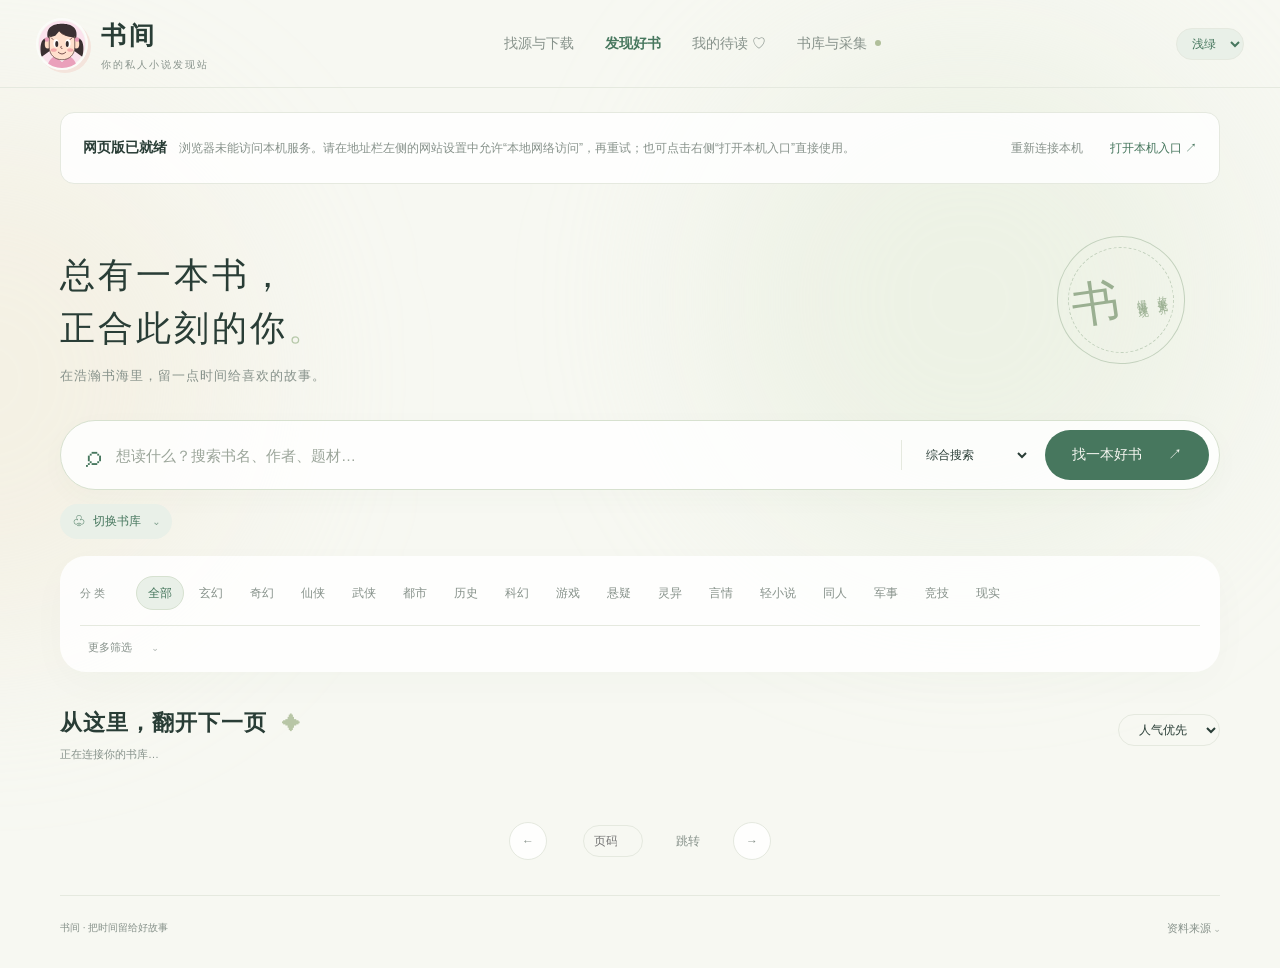
<file: index.html>
<!DOCTYPE html>
<html lang="zh-CN"><head><meta charset="utf-8"><meta name="viewport" content="width=device-width,initial-scale=1"><title>书间 · 找到下一本好书</title><link rel="stylesheet" href="./style.css"><style>.brandmark.character-avatar{overflow:hidden;background:transparent!important;padding:0;box-shadow:3px 3px 0 #f4e4dc;border:2px solid #fff9;width:52px;height:52px}.brandmark.character-avatar svg{display:block;width:100%;height:100%}</style></head>
<body><div class="ambient a"></div><div class="ambient b"></div>
<header><a class="brand" href="./" aria-label="书间首页"><span class="brandmark character-avatar"><svg aria-label="静香头像" role="img" viewbox="0 0 64 64" xmlns="http://www.w3.org/2000/svg"><circle cx="32" cy="32" fill="#fbe3ed" r="31"></circle><path d="M12 64c2-12 9-18 20-18s18 6 20 18" fill="#eaa0bb"></path><path d="m24 49 8 7 8-7" fill="white"></path><path d="M12 24C1 24 3 44 5 49l11-8m36-17c11 0 9 20 7 25L48 41" fill="#3b3032"></path><path d="M13 24C10 9 21 5 32 5s22 4 19 19v14H13z" fill="#3b3032"></path><ellipse cx="13" cy="32" fill="#ffdbc5" rx="4" ry="6"></ellipse><ellipse cx="51" cy="32" fill="#ffdbc5" rx="4" ry="6"></ellipse><path d="M15 22c7-2 10-6 12-9 4 7 12 9 22 9v14c0 10-7 17-17 17s-17-7-17-17z" fill="#ffe0cd" stroke="#6a4e4a" stroke-width="1.1"></path><path d="m16 23 7-2 7-8 7 8 12 3-3-11-15-4-13 6z" fill="#3b3032"></path><ellipse cx="24" cy="31" fill="white" rx="3.4" ry="5.5"></ellipse><ellipse cx="40" cy="31" fill="white" rx="3.4" ry="5.5"></ellipse><ellipse cx="25" cy="32" fill="#342b2c" rx="2" ry="4"></ellipse><ellipse cx="39" cy="32" fill="#342b2c" rx="2" ry="4"></ellipse><path d="m20 26-2-2m25 2 2-2M31 35q-2 3 1 3m-5 5q5 5 10 0" fill="none" stroke="#76504e" stroke-linecap="round" stroke-width="1.3"></path><ellipse cx="21" cy="40" fill="#f4acac" rx="4" ry="2.4"></ellipse><ellipse cx="43" cy="40" fill="#f4acac" rx="4" ry="2.4"></ellipse><circle cx="12" cy="26" fill="#e99cb7" r="3"></circle><circle cx="52" cy="26" fill="#e99cb7" r="3"></circle></svg></span><span>书间<small>你的私人小说发现站</small></span></a><nav><button id="downloadhub" class="nav">找源与下载</button><button id="discover" class="nav on">发现好书</button><button id="shelf" class="nav">我的待读 <span id="shelfmark">♡</span></button><button id="sync" class="nav">书库与采集 <span class="dot"></span></button></nav><select id="theme" class="theme-picker" aria-label="页面主题" title="选择页面主题"><option value="light">浅绿</option><option value="dark">夜间</option><option value="paper">纸页</option></select></header>
<main><section id="localconnection" class="localconnection" role="status"><strong>网页版已就绪</strong><span id="localconnectiontext">查询与下载由本机服务处理。请启动本机“打开书间”，并允许浏览器访问本地网络。</span><button id="connectlocal" class="chip" type="button">连接本机服务</button><a href="http://127.0.0.1:8765/" target="_blank" rel="noopener">打开本机入口 ↗</a></section><section class="hero"><div class="eyebrow"><span></span> BETWEEN STORIES · 让好故事发生</div><h1>总有一本书，<br>正合此刻的你<span>。</span></h1><p>在浩瀚书海里，留一点时间给喜欢的故事。</p><div class="hero-stamp"><i>书</i><span>故事无界<br>慢慢发现</span></div></section>
<form id="searchform" class="search"><span class="searchicon">⌕</span><input id="q" aria-label="搜索关键词" placeholder="想读什么？搜索书名、作者、题材…" autocomplete="off"><select id="field" aria-label="搜索范围"><option value="all">综合搜索</option><option value="title">只搜书名</option><option value="author">只搜作者</option><option value="author_exact">作者（精确）</option><option value="intro">搜索简介</option><option value="review">搜索书评</option></select><button class="primary" type="submit">找一本好书 <span>↗</span></button></form>
<details class="source-picker" id="sourcepicker"><summary><span aria-hidden="true">♧</span> 切换书库 <span class="fold-arrow" aria-hidden="true">⌄</span></summary><div class="searchscope"><button data-mode="local" class="chip on">本地 + 已采集</button><button data-mode="九州书盟" class="chip">九州书盟 · 在线</button><button data-mode="优书网" class="chip">优书网 · 在线</button><button data-mode="豆瓣读书" class="chip">豆瓣读书 · 在线</button><button data-mode="星空评分网" class="chip">星空评分网 · 在线</button><span id="scopehelp">离线也能发现好书</span></div></details>
<section class="filters" aria-label="筛选条件"><div class="filter-row"><span class="label">分 类</span><div id="genres" class="chips"></div></div><details class="extra-filters" id="extrafilters"><summary>更多筛选 <small id="filterbadge"></small><span class="fold-arrow" aria-hidden="true">⌄</span></summary><div class="filter-row"><span class="label">细 分</span><input id="tagsearch" class="tagsearch" placeholder="查找全部细分类 / 标签" aria-label="查找标签"><select id="sub" aria-label="细分类"><option value="">全部标签</option></select><span id="tagtotal" class="muted"></span></div><div class="filter-row"><span class="label">筛 选</span><select id="status" aria-label="连载状态"><option value="">全部状态</option><option>完结</option><option>连载</option><option>其他</option></select><select id="score" aria-label="最低评分"><option value="">不限评分</option><option value="8">8 分以上</option><option value="7">7 分以上</option><option value="6">6 分以上</option></select><select id="votes" aria-label="最低评分人数"><option value="">不限评分人数</option><option value="100">至少 100 人评分</option><option value="500">至少 500 人评分</option><option value="1000">至少 1000 人评分</option></select><select id="words" aria-label="最低字数"><option value="">不限字数</option><option value="30">30 万字以上</option><option value="100">100 万字以上</option><option value="200">200 万字以上</option></select><label class="intro-toggle"><input type="checkbox" id="has_intro"> 只看有简介</label><button id="reset" class="textbtn">重置筛选 ↺</button></div></details></section>
<section class="results"><div class="resulthead"><div><span class="eyebrow">YOUR NEXT CHAPTER</span><h2 id="heading">从这里，翻开下一页 <span>✦</span></h2><p id="count" class="muted" aria-live="polite">正在连接你的书库…</p></div><select id="sort" aria-label="排序"><option value="votes">人气优先</option><option value="score">评分优先</option><option value="words">字数最多</option><option value="updated">最近更新</option><option value="title">书名排序</option></select></div><p id="notice" class="notice" hidden></p><div id="books" class="books" aria-live="polite"></div><div class="pagination"><button id="prev" class="round">←</button><span id="pageinfo"></span><input id="jump" type="number" min="1" aria-label="跳转页码" placeholder="页码"><button id="go" class="chip">跳转</button><button id="next" class="round">→</button></div></section>
<footer><span>书间 · 把时间留给好故事</span><span id="coverage"></span><details class="footer-sources"><summary>资料来源 ⌄</summary><div><a href="https://www.jiuzhoushumeng.com/" target="_blank" rel="noopener">九州书盟 ↗</a><a href="https://www.youshu.me/" target="_blank" rel="noopener">优书网 ↗</a><a href="https://book.douban.com/" target="_blank" rel="noopener">豆瓣读书 ↗</a><a href="http://www.x-kong.cn/" target="_blank" rel="noopener">星空评分网 ↗</a></div></details></footer></main>
<dialog id="detail"><button class="close icon" aria-label="关闭详情">×</button><div id="detailbody"></div></dialog>
<dialog id="syncdialog"><button class="close icon" aria-label="关闭采集面板">×</button><div class="eyebrow">YOUR LIBRARY</div><h2>让书库，慢慢丰盈。</h2><p class="muted">原数据库只读。新增信息保存在本网站中，可随时断点续采。</p><div id="stats" class="stats"></div><div class="syncactions"><button id="startall" class="primary">同时补充所有来源 ↗</button></div><h3>星空评分网资料</h3><p id="xkongprogress" class="muted small">读取星空评分网资料…</p><div class="syncactions"><button id="startxkong" class="primary">继续补充星空资料</button><button id="stopxkong" class="chip">暂停</button></div><h3>豆瓣读书资料</h3><p id="doubanprogress" class="muted small">正在读取豆瓣资料…</p><div class="syncactions"><button id="startdouban" class="primary">继续补充豆瓣资料</button><button id="stopdouban" class="chip">暂停</button></div><h3>封面采集</h3><p id="coverprogress" class="muted small">正在读取封面缓存…</p><div class="syncactions"><button id="startcovers" class="primary">继续采集封面</button><button id="stopcovers" class="chip">暂停</button></div><h3>先把简介补齐</h3><p id="introprogress" class="muted small">读取简介数据库…</p><div class="syncactions"><button id="startintros" class="primary">持续补齐简介</button><button id="stopintros" class="chip">暂停简介采集</button></div><p class="muted small">优先补充原书库的人气作品，原文保存至 introductions.sqlite，同时导出 introductions.sql；每两分钟更新 SQL 快照。</p><h3>扩充书目</h3><div class="syncactions"><select id="batch" aria-label="采集批次"><option value="5">每站采集 5 页</option><option value="20">每站采集 20 页</option><option value="0">持续采集至结束</option></select><button id="startsync" class="primary">继续采集</button><button id="stopsync" class="chip">暂停</button></div><p id="job" aria-live="polite"></p><p class="muted small">先收录书目，每页补充部分详情；打开书籍后可获取该书的原文简介和公开书评。源站登录后才能查看的内容不会抓取。持续采集可能需要较长时间，保持本地服务运行即可。</p><p class="muted small">本地历史快照：2024-07-19。当前收录数量不代表所有来源已全量抓取。不同来源的评分分别显示，不做混算；精选历史书评按原库点赞数排序，在线书评保留原站公开次序。</p></dialog>
<dialog id="downloaddialog"><button class="close icon" aria-label="关闭下载面板">×</button><div class="eyebrow">YOUR NEXT CHAPTER · 墨海下载</div><h2>把喜欢的故事，带走。</h2><p class="muted" id="dlcontext">搜索健康书源，选择格式下载</p><form id="dlsearch" class="syncactions"><input id="dlquery" aria-label="找源书名" placeholder="输入小说书名"><button class="primary">查找书源</button><button type="button" id="dlreset" class="chip">重置</button></form><div class="dl-toolbar"><span id="dlstats" class="muted"></span><div class="dl-toolbuttons"><button id="dlhealth" class="dl-toolbutton" type="button"><span class="dl-toolicon" aria-hidden="true"><svg viewBox="0 0 24 24"><path d="M12 3 4 6v6c0 5 8 9 8 9s8-4 8-9V6Z"/><path d="m8 12 3 3 5-6"/></svg></span><span><strong>健康检测</strong><small>筛选当前可用书源</small></span></button><button id="dlimportbutton" class="dl-toolbutton dl-toolbutton-import" type="button"><span class="dl-toolicon" aria-hidden="true"><svg viewBox="0 0 24 24"><path d="M12 16V4m-4 4 4-4 4 4M4 15v5h16v-5"/></svg></span><span><strong>导入书源</strong><small>添加 JSON / TXT 文件</small></span></button><input id="dlimport" type="file" accept=".json,.txt" hidden></div></div><p id="dlmessage" class="small muted" role="status"></p><div id="dlresults"></div><h3>下载任务与已完成文件</h3><div id="dltasks"></div></dialog><div id="toast" role="status"></div><script src="./app.js"></script></body></html>
</file>
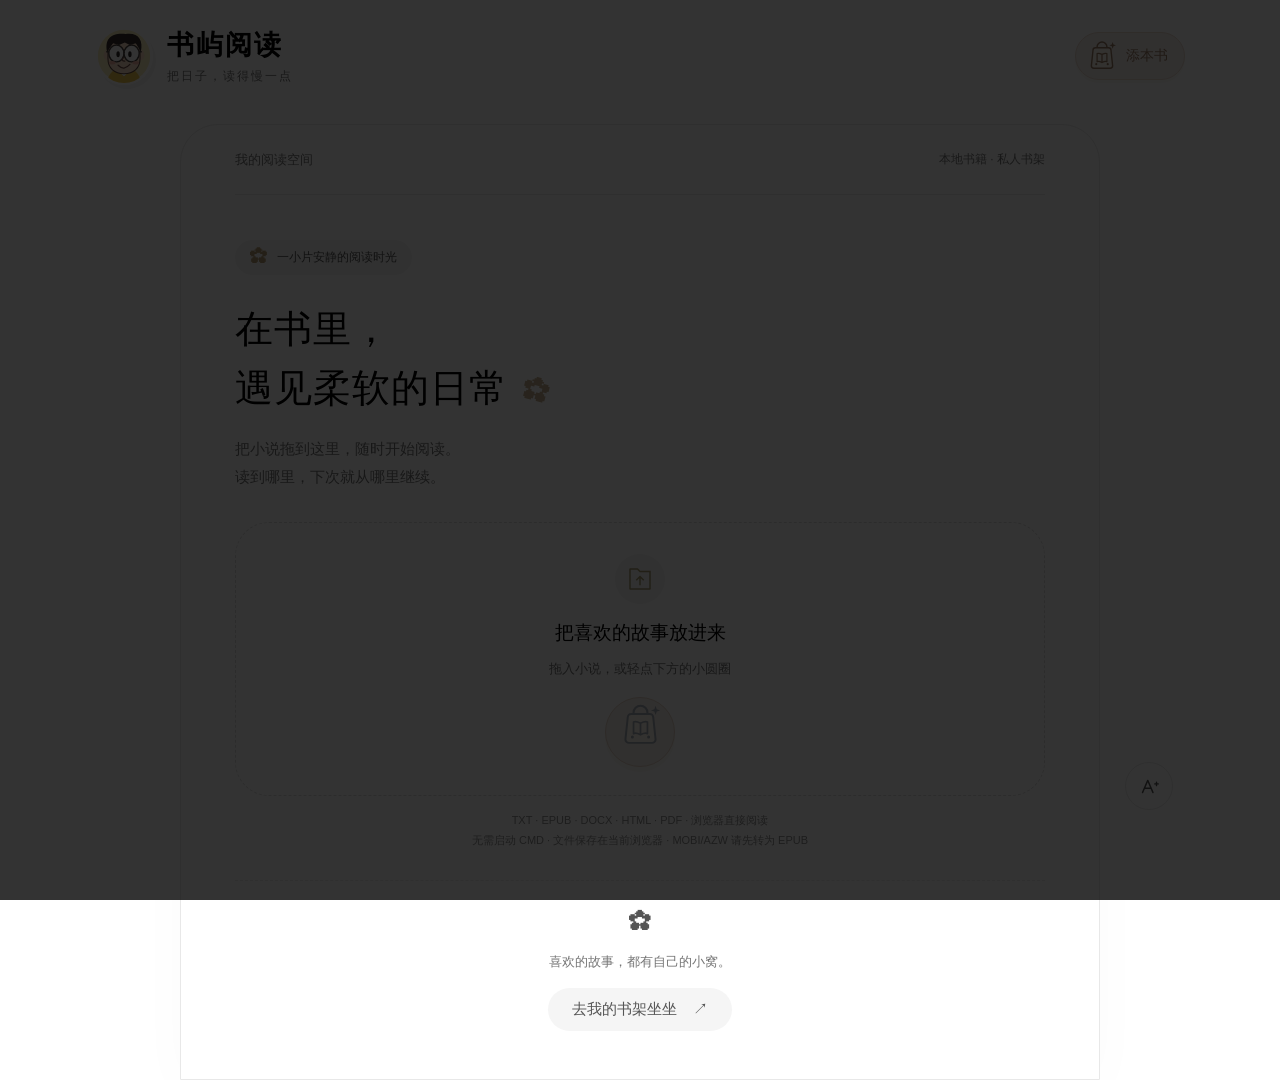
<file: reader/index.html>
<!doctype html><html lang="zh-CN"><head><meta charset="utf-8"><meta name="viewport" content="width=device-width,initial-scale=1"><title>书屿阅读</title><style>
:root{--bg:#f5f5f7;--page:#fff;--text:#323238;--muted:#919198;--line:#ededf0;--blue:#1b88ee;--hover:#f2f3f5;--width:860px}*{box-sizing:border-box}body{margin:0;background:var(--bg);color:var(--text);font:14px -apple-system,BlinkMacSystemFont,'Segoe UI','Microsoft YaHei',sans-serif}body.dark{--bg:#17181a;--page:#222326;--text:#bcbcc1;--muted:#73737b;--line:#303136;--hover:#2d2e32}body.paper{--bg:#e8e4db;--page:#f6f0e3;--text:#4d473e;--muted:#9b9284;--line:#e7dfce;--hover:#ede5d5}button,input,select{font:inherit;color:inherit}button{cursor:pointer;border:0;background:none}button:focus-visible,a:focus-visible{outline:2px solid var(--blue);outline-offset:4px}input,select{background:var(--page);border:1px solid var(--line);border-radius:6px;padding:11px}button:hover{color:var(--blue)}.topbar{height:72px;max-width:1200px;margin:auto;display:flex;align-items:center;justify-content:space-between;padding:0 32px;color:var(--muted)}.brand{font-size:22px;color:var(--text);font-weight:650;letter-spacing:2px;display:flex;align-items:center;gap:10px}.brand svg{color:#1687ed}.topnav{display:flex;gap:24px;align-items:center}.topnav button{padding:10px 0}.topnav .import{color:var(--blue)}#headerBook{max-width:320px;overflow:hidden;text-overflow:ellipsis;white-space:nowrap;font-size:13px}.sheet{max-width:var(--width);min-height:calc(100vh - 72px);margin:0 auto;background:var(--page);border:1px solid var(--line);border-bottom:0}.sheet-head{height:66px;margin:0 60px;border-bottom:1px solid var(--line);display:flex;align-items:center;justify-content:space-between;color:var(--muted);font-size:12px}.sheet-head span:last-child{font-size:11px}.welcome{padding:74px 72px 50px}.welcome h1{font-size:28px;letter-spacing:1px;font-weight:500;margin:0 0 24px}.welcome p{font-size:16px;line-height:2;color:var(--muted)}.dropzone{border:1px dashed #d6d8df;border-radius:10px;padding:42px 20px;text-align:center;margin:38px 0 18px;cursor:pointer;transition:.2s}.dropzone:hover{border-color:var(--blue);background:var(--hover)}.dropzone svg{color:#a7adb7;margin-bottom:12px}.dropzone b{display:block;font-size:17px;font-weight:500}.dropzone p{font-size:13px;margin:10px 0 20px}.primary{border-radius:24px;padding:12px 27px;background:var(--blue);color:white}.primary:hover{color:white;background:#087add}.format-hint{text-align:center;font-size:11px!important;color:var(--muted);line-height:1.8!important}.library-head{display:flex;align-items:center;justify-content:space-between;border-top:1px solid var(--line);padding:30px 0 20px;margin-top:40px}.library-head h2{font-size:17px;font-weight:500;margin:0}#filter{width:160px;border:0;background:var(--hover);padding:8px 12px;font-size:12px}#shelf{display:grid;grid-template-columns:repeat(3,1fr);gap:28px 22px}.card{min-width:0;position:relative}.cover{height:150px;width:110px;border-radius:2px 5px 5px 2px;background:#74858e;color:#fff;padding:22px 12px 16px 18px;font:19px/1.5 'SimSun',serif;box-shadow:2px 3px 7px #0002;border-left:5px solid #ffffff25;overflow:hidden;cursor:pointer}.card:nth-child(3n+2) .cover{background:#938576}.card:nth-child(3n) .cover{background:#78847a}.card p{font-size:11px;color:var(--muted);margin:12px 0}.card button{padding:0;margin-right:14px;font-size:12px}.card button:last-child{color:var(--muted)}.empty{grid-column:1/-1;color:var(--muted);font-size:13px;padding:10px 0 20px}.library-footer{display:flex;justify-content:space-between;margin-top:40px;color:var(--muted);font-size:12px}#status{font-size:12px;line-height:1.7;color:var(--blue)}#reader{display:none}.book-head{padding:44px 64px 6px}.book-head h2{font-size:25px;font-weight:500;line-height:1.6;margin:0 0 12px}.book-head p{font-size:12px;color:var(--muted)}article{padding:18px 64px 80px;white-space:pre-wrap;overflow-wrap:anywhere;font:20px/1.95 'Microsoft YaHei',sans-serif;letter-spacing:.5px}#rail{position:fixed;left:calc(50% + 458px);top:210px;display:flex;flex-direction:column;gap:16px}.rail-button{width:46px;height:46px;background:var(--page);border:1px solid var(--line);border-radius:50%;color:#8c8e96;display:grid;place-items:center;position:relative}.rail-button svg{width:21px;height:21px}.rail-button:after{content:attr(data-label);position:absolute;left:56px;white-space:nowrap;background:#32343a;color:white;padding:6px 9px;border-radius:4px;font-size:12px;opacity:0;pointer-events:none}.rail-button:hover:after{opacity:1}.reader-only{display:none}.reading .reader-only{display:grid}.reading #headerBook{display:block}.reading .home-only{display:none}#progressbar{height:2px;background:var(--blue);position:fixed;top:0;left:0;z-index:15;width:0}#bottomProgress{position:fixed;bottom:28px;left:calc(50% + 459px);font-size:11px;color:var(--muted);text-align:center;width:46px}.panel{position:fixed;top:90px;left:calc(50% + 120px);width:310px;max-height:75vh;overflow:auto;background:var(--page);border:1px solid var(--line);box-shadow:0 12px 50px #0002;border-radius:10px;z-index:22;padding:24px}.panel[hidden]{display:none}.panel-head{display:flex;justify-content:space-between;align-items:center;margin-bottom:24px;font-size:17px}.panel-head button{font-size:23px;color:var(--muted)}.settings-row{margin:22px 0}.settings-label{color:var(--muted);font-size:12px;margin-bottom:12px}.segmented{display:flex;background:var(--hover);border-radius:7px;padding:4px;gap:4px}.segmented button{flex:1;border-radius:5px;padding:9px}.segmented button:hover{background:var(--page)}.swatches{display:flex;gap:15px}.swatches button{border:1px solid #ccc;width:42px;height:42px;border-radius:50%}.swatches button:nth-child(1){background:white}.swatches button:nth-child(2){background:#f6f0e3}.swatches button:nth-child(3){background:#cfe4d3}.swatches button:nth-child(4){background:#222326}.setting-action{display:block;width:100%;padding:12px 0;text-align:left;border-top:1px solid var(--line)}#chapters button{display:block;text-align:left;width:100%;padding:13px 8px;border-bottom:1px solid var(--line);font-size:13px;line-height:1.7}#chapters button.active{color:var(--blue)}#toc{display:none}#searchPanel input{width:100%}#searchResults button{display:block;text-align:left;padding:14px 0;border-bottom:1px solid var(--line);font-size:13px;line-height:1.8;width:100%}dialog{border:1px solid var(--line);border-radius:12px;background:var(--page);color:var(--text);width:480px;max-width:90vw;padding:28px}dialog::backdrop{background:#0004}dialog h2{font-size:18px;font-weight:500}#notes>div{padding:18px 0;border-bottom:1px solid var(--line);font-size:14px;white-space:pre-wrap;line-height:1.8}#notes button{color:var(--blue);display:block;margin-top:8px}.toast{position:fixed;bottom:45px;left:50%;transform:translateX(-50%);background:#30323ce8;color:white;border-radius:24px;padding:12px 24px;z-index:100;font-size:13px;pointer-events:none;opacity:0;transition:.2s}.toast.show{opacity:1}.dragging:after{content:'松开，开始阅读';position:fixed;inset:16px;border:2px dashed #1b88ee;background:#eef6fff2;display:grid;place-items:center;font-size:26px;color:#1b88ee;z-index:99;border-radius:14px;pointer-events:none}body.green{--bg:#bed4c3;--page:#d3e6d7;--text:#334d3b;--line:#bbd3c1;--hover:#c3dbca}::selection{background:#b9dcff}#selectionNote{position:absolute;background:#333641;color:white;border-radius:8px;padding:10px 18px;z-index:25;box-shadow:0 4px 20px #0002}#selectionNote[hidden]{display:none}@media(min-width:1600px){.topbar{max-width:1400px}}@media(max-width:1100px){#rail{left:auto;right:15px}.sheet{margin-left:32px;margin-right:84px;max-width:none}#bottomProgress{left:auto;right:15px}.panel{left:auto;right:76px}.topbar{padding:0 30px}.welcome{padding:55px 45px}.sheet-head{margin:0 45px}}@media(max-width:650px){.topbar{height:58px;padding:0 18px}.brand{font-size:19px}.topnav{gap:17px;font-size:12px}#headerBook{display:none!important}.sheet{margin:0 0 65px;border:0;min-height:calc(100vh - 58px)}.sheet-head{height:50px;margin:0 24px}.welcome{padding:36px 24px}.welcome h1{font-size:24px}.welcome p{font-size:14px}.dropzone{padding:30px 12px}.book-head{padding:30px 24px 0}article{padding:16px 24px 50px;font-size:18px}#rail{left:0;right:0;top:auto;bottom:0;height:60px;flex-direction:row;justify-content:space-around;align-items:center;gap:0;background:var(--page);border-top:1px solid var(--line);z-index:20}.rail-button{width:40px;height:40px;border:0;background:none}.rail-button:after{display:none}#bottomProgress{display:none}.panel{top:auto;bottom:72px;right:12px;left:12px;width:auto;max-height:70vh}#shelf{gap:25px 12px}.cover{width:95px;height:135px;font-size:17px}.format-hint{font-size:10px!important}.library-footer{gap:15px;font-size:11px}}
.topbar{position:sticky;top:0;z-index:16;background:var(--bg);height:56px;max-width:none;padding:0 40px}.sheet{min-height:calc(100vh - 56px)}#rail{top:auto;bottom:90px}.panel#directoryPanel{top:0;bottom:0;right:0;left:auto;width:min(420px,90vw);max-height:100vh;border-radius:0;padding:32px;z-index:40}#backdrop{position:fixed;inset:0;background:#0007;z-index:35}#backdrop[hidden]{display:none}@media(max-width:650px){.topbar{padding:0 18px}#rail{bottom:0}.panel#directoryPanel{width:88vw}.sheet{min-height:calc(100vh - 56px)}} 
:root{--bg:#f7f8f2;--page:#ffffffd9;--text:#293d36;--muted:#87928b;--line:#e5e9df;--blue:#47775e;--hover:#e9f0e8}body.dark{--bg:#17251f;--page:#22342b;--text:#e2e9df;--muted:#a1b3a7;--line:#3b4a3f;--blue:#8db89c;--hover:#304739}body.paper{--blue:#8a7655}.brand svg{color:var(--blue)}.topnav .import{color:var(--blue)}.sheet{border-radius:28px 28px 0 0;box-shadow:0 12px 40px #29473206}.dropzone{border-radius:26px;border-color:#d6e1d0;background:var(--bg)}.welcome h1{font-family:'SimSun','Songti SC',serif;font-size:34px;letter-spacing:2px}.round-add{width:54px;height:54px;padding:0;border-radius:50%;font-size:32px;line-height:54px;background:var(--blue)}.primary:hover{background:var(--blue);filter:brightness(.95)}.top-add{width:38px;height:38px;border-radius:50%;background:var(--hover);font-size:25px!important;padding:0!important}.rail-button{background:var(--page);border-radius:50%;color:var(--muted)}.panel,dialog{border-radius:24px}.dragging:after{background:#f0f5edf2;color:var(--blue);border-color:var(--blue)}::selection{background:#cddfc6}.text-chunk{content-visibility:auto;contain-intrinsic-size:auto 18000px;white-space:pre-wrap}.text-chunk:first-child{content-visibility:visible}@media(max-width:650px){.sheet{border-radius:22px 22px 0 0}.welcome h1{font-size:28px}}
.topbar{max-width:1208px;margin:0 auto;height:100px;padding:0 24px;border-bottom:1px solid var(--line)}.brand{gap:13px;text-align:left;padding:0;letter-spacing:3px;font-size:25px;font-weight:700}.brandmark{width:46px;height:46px;border-radius:50%;display:grid;place-items:center;background:var(--blue);color:var(--bg);font:23px 'SimSun',serif;letter-spacing:0}.brandwords small{display:block;font-size:10px;font-weight:400;letter-spacing:2px;color:var(--muted);margin-top:4px}.sheet{margin-top:28px}.chapter-nav{display:flex;justify-content:space-between;align-items:center;gap:16px;margin:0 64px;padding:26px 0 55px;border-top:1px solid var(--line)}.chapter-nav button{background:var(--hover);padding:12px 22px;border-radius:30px;color:var(--blue)}.chapter-nav button:disabled{opacity:.35;cursor:default}.chapter-nav span{font-size:12px;color:var(--muted)}article{padding-bottom:38px}@media(max-width:650px){.topbar{height:84px;padding:0 22px}.brand{font-size:21px;letter-spacing:2px}.brandmark{width:40px;height:40px;font-size:21px}.brandwords small{font-size:9px;letter-spacing:1px}.sheet{margin-top:18px}.chapter-nav{margin:0 24px;padding-bottom:30px}.chapter-nav button{padding:10px 15px}.topnav{gap:12px}}
@font-face{font-family:ShuyuWenKai;src:url('https://raw.githubusercontent.com/google/fonts/main/ofl/lxgwwenkaitc/LXGWWenKaiTC-Regular.ttf') format('truetype');font-display:swap}@font-face{font-family:ShuyuNoto;src:url('https://raw.githubusercontent.com/google/fonts/main/ofl/notoserifsc/NotoSerifSC%5Bwght%5D.ttf') format('truetype');font-display:swap;font-weight:100 900}@font-face{font-family:ShuyuMaShan;src:url('https://raw.githubusercontent.com/google/fonts/main/ofl/mashanzheng/MaShanZheng-Regular.ttf') format('truetype');font-display:swap}article{white-space:normal}article p{margin:0 0 .8em;text-indent:var(--indent,2em);white-space:pre-wrap;content-visibility:auto;contain-intrinsic-size:auto 80px}article h3{font:inherit;font-weight:600;text-indent:0;margin:1.3em 0 .8em}
#shelf,#shujianGrid{display:grid;grid-template-columns:repeat(2,minmax(0,1fr));gap:18px}.card{display:flex;gap:18px;background:var(--page);border:1px solid var(--line);border-radius:25px;padding:20px;min-width:0;box-shadow:0 12px 40px #29473206}.cover{flex:0 0 96px;width:96px;height:144px;padding:0;display:grid;place-items:center;border:0;background:#e9eee5;color:var(--text);font-size:16px;overflow:hidden;border-radius:5px}.cover img{width:100%;height:100%;object-fit:cover}.card-info{min-width:0;flex:1}.card-info h3{font-size:15px;line-height:1.6;margin:0 0 7px;overflow-wrap:anywhere}.card-info p{font-size:11px;color:var(--muted);line-height:1.8;margin:5px 0 10px}.card-info button,.card-info a{display:inline-block;margin:5px 8px 0 0;font-size:11px;color:var(--blue);text-decoration:none}.catalog-pages{display:flex;justify-content:center;gap:20px;padding:30px;font-size:12px}.settings-row{display:block!important}.settings-label{display:block;margin-bottom:10px}.panel#settingsPanel{max-height:calc(100vh - 125px);overflow-y:auto}#fontPicker,#leadingPicker{display:block!important;min-height:42px;background:var(--hover);border-color:var(--line)}@media(max-width:800px){#shelf,#shujianGrid{grid-template-columns:1fr}.card{padding:18px}.panel#settingsPanel{max-height:70vh}}
.book-intro{display:-webkit-box;-webkit-line-clamp:3;-webkit-box-orient:vertical;overflow:hidden}.card{min-height:190px}.leading-slider{display:flex;align-items:center;gap:14px}.leading-slider #leadingPicker{appearance:none;-webkit-appearance:none;display:block;width:100%;min-height:0;height:6px;padding:0;border:0;border-radius:8px;background:linear-gradient(to right,var(--blue) 0%,var(--blue) var(--range-fill,38%),var(--hover) var(--range-fill,38%),var(--hover) 100%);cursor:pointer;flex:1}.leading-slider #leadingPicker::-webkit-slider-thumb{appearance:none;-webkit-appearance:none;width:18px;height:18px;border-radius:50%;background:var(--blue);border:3px solid var(--page);box-shadow:0 1px 5px #0002}.leading-slider #leadingPicker::-moz-range-thumb{width:13px;height:13px;border-radius:50%;background:var(--blue);border:3px solid var(--page)}#leadingValue{font-size:12px;color:var(--blue);white-space:nowrap;min-width:58px;text-align:right}.range-labels{display:flex;justify-content:space-between;color:var(--muted);font-size:10px;margin-top:14px}

/* Soft circular interface. These theme definitions intentionally take precedence. */
:root{--bg:#f8f8f1;--page:#fffefa;--text:#455548;--muted:#8c9787;--line:#e8ecdf;--blue:#708c68;--hover:#edf2e5;--petal:#f4e4dc;--sun:#f4edcd;--ui-font:'ShuyuWenKai','Microsoft YaHei',sans-serif}body{font-family:var(--ui-font);font-size:15px;background:var(--bg);color:var(--text)}body.paper{--bg:#f2eadb;--page:#fff7e9;--text:#625344;--muted:#a0917d;--line:#eadeca;--blue:#a8875e;--hover:#f1e5d1;--petal:#f4dfce;--sun:#f0e3bf}body.green{--bg:#e4eddf;--page:#f3f8ed;--text:#40553f;--muted:#85967d;--line:#dce7d4;--blue:#728e64;--hover:#e4efdc;--petal:#eae7d3;--sun:#e9edce}
.topbar{max-width:1150px;height:112px;border:0;padding:0 30px;background:var(--bg)}.brand{font-family:var(--ui-font);font-size:27px;letter-spacing:2px;font-weight:600;gap:14px}.brandmark{width:58px;height:58px;border-radius:50%;background:var(--hover);color:var(--blue);position:relative;border:1px solid var(--line);box-shadow:5px 4px 0 var(--sun)}.brandmark svg{color:inherit}.brandwords small{font-size:12px;letter-spacing:2px;margin-top:5px}.topnav{gap:14px}.topnav>button{background:var(--hover);padding:10px 22px;border-radius:40px;color:var(--blue);font-size:14px}.topnav .top-add{width:44px;height:44px;background:var(--petal);font-size:29px!important;color:var(--text);box-shadow:none}.topnav button:hover{transform:translateY(-2px)}#headerBook{font-size:14px;color:var(--muted)}.sheet{max-width:920px;border-radius:38px 38px 0 0;border:1px solid var(--line);margin-top:12px;box-shadow:0 12px 60px #576e3e05;overflow:hidden}.sheet-head{margin:0 54px;height:70px;font-size:13px}.sheet-head span:last-child{font-size:12px}.welcome{position:relative;padding:45px 54px 48px}.welcome-tag{display:inline-flex;align-items:center;gap:9px;font-size:12px;color:var(--blue);background:var(--hover);padding:7px 15px;border-radius:30px}.welcome-tag span{font-size:18px;color:#b69d72}.welcome h1{font-family:var(--ui-font);font-size:38px;line-height:1.55;letter-spacing:1px;margin:25px 0 17px;font-weight:500}.title-flower{font-size:27px;color:#c5b08f;display:inline-block;transform:rotate(15deg);margin-left:15px}.welcome>p{font-size:15px;line-height:1.9}.dropzone{border:1px dashed #d7dfc8;border-radius:34px;background:var(--bg);padding:31px 20px 28px;margin:30px 0 15px}.dropzone>svg{background:var(--sun);padding:10px;box-sizing:content-box;width:30px;height:30px;border-radius:50%;color:#a89c6f;margin-bottom:13px}.dropzone b{font-size:19px;font-weight:400}.dropzone p{font-size:13px;margin-bottom:15px}.round-add{background:var(--blue);width:52px;height:52px;line-height:52px;font-size:30px;box-shadow:0 5px 0 #435e3f10}.round-add:hover{transform:rotate(90deg);background:var(--blue)}.format-hint{font-size:11px!important;opacity:.8}.library-head{margin-top:32px;padding:28px 0 22px}.library-head h2{font-size:22px;font-weight:400}.library-head h2:before{content:'◌';color:var(--blue);margin-right:9px}#filter{border-radius:30px;padding:10px 16px;font-size:12px;background:var(--hover)}#shelf{gap:18px}.card{border-radius:28px;background:var(--page);padding:20px;gap:17px;transition:transform .2s,border-color .2s}.card:hover{transform:translateY(-3px);border-color:#cad8bd}.cover{border-radius:8px 14px 14px 8px;background:var(--hover);box-shadow:3px 4px 0 var(--hover);font-family:var(--ui-font)}.card-info h3{font-family:var(--ui-font);font-size:18px;font-weight:500}.card-info p{font-family:var(--ui-font);font-size:12px}.card-info button{border-radius:30px;padding:7px 12px;background:var(--hover);margin:7px 5px 0 0}.card-info button:last-child{background:none;padding:7px 5px;color:var(--muted)}.library-footer{font-size:12px}.library-footer button{border-radius:30px;background:var(--hover);padding:8px 15px}#metadataStatus{line-height:1.8}#metadataStatus+button{padding:7px 12px;border:1px dashed var(--line);border-radius:24px}.book-head{padding:38px 64px 4px}.book-head h2{font-family:var(--ui-font);font-size:28px;font-weight:500}.book-head p{font-family:var(--ui-font);font-size:13px}article{color:var(--text)}.chapter-nav button{font-family:var(--ui-font);border:1px solid var(--line);border-radius:40px;padding:13px 25px;font-size:15px}.rail-button{width:48px;height:48px;background:var(--page);border:1px solid var(--line);color:var(--blue);box-shadow:0 5px 15px #56683a06;transition:transform .2s,background .2s}.rail-button:hover{transform:translateY(-3px);background:var(--hover)}.rail-button svg{stroke-width:1.6;width:21px;height:21px}.rail-button:after{border-radius:24px;font-family:var(--ui-font);background:var(--text)}#rail{gap:15px;left:calc(50% + 485px);bottom:90px}#bottomProgress{left:calc(50% + 485px);width:48px}.panel{font-family:var(--ui-font);border-radius:30px;padding:26px;background:var(--page);border:1px solid var(--line);box-shadow:0 15px 50px #293c2912}.panel-head{font-size:22px;margin-bottom:24px}.panel-head button{border-radius:50%;background:var(--hover);width:32px;height:32px;font-size:22px;display:grid;place-items:center}.settings-row{padding:16px 0;margin:0;border-top:1px dashed var(--line)}.settings-label{font-size:13px;color:var(--muted);margin-bottom:13px}.segmented{border-radius:30px;padding:5px;background:var(--hover);gap:5px}.segmented button{border-radius:30px;font-size:16px}.segmented button:hover{background:var(--page)}#fontPicker{border-radius:25px;background:var(--hover);padding:12px 16px;font-size:14px;border:0}input[type=number]{border-radius:30px;background:var(--hover);border:0}.swatches{gap:16px}.swatches button{width:42px;height:42px;border:3px solid var(--page);outline:1px solid var(--line);box-shadow:0 3px 8px #00000008;transition:transform .2s}.swatches button:hover{transform:scale(1.12)}.swatches button:nth-child(1){background:#fffefa}.swatches button:nth-child(2){background:#f2e5cd}.swatches button:nth-child(3){background:#d4e5cb}.swatches button:nth-child(4){background:#000}.setting-action{border-radius:30px;border:0;background:var(--hover);padding:10px 17px;margin-top:10px;font-size:14px}.leading-slider #leadingPicker{height:7px}.leading-slider #leadingPicker::-webkit-slider-thumb{width:21px;height:21px;box-shadow:0 1px 8px #0002}.leading-slider output{font-size:13px}#searchPanel input{border-radius:26px;background:var(--hover);border:0}.toast{font-family:var(--ui-font)}#chapters button{border-radius:18px;border:0;padding:13px 16px;margin:4px 0;font-size:14px}#chapters button:hover{background:var(--hover)}.dragging:after{border-radius:40px;background:#f4f8f0f5;color:#708c68;border-color:#9aae8f}.reading .welcome-tag{display:none}
/* Pure black night theme: no green surfaces or green text. */
body.dark{--bg:#000;--page:#000;--text:#fff;--muted:#b7b7b7;--line:#272727;--blue:#fff;--hover:#171717;--petal:#1b1b1b;--sun:#181818;background:#000;color:#fff}body.dark .topbar,body.dark .sheet,body.dark article,body.dark .panel,body.dark .card{background:#000;color:#fff}body.dark .brandmark{background:#151515;color:#fff;border-color:#333;box-shadow:5px 4px 0 #202020}body.dark .topnav button,body.dark .topnav .import{background:#191919;color:#fff}body.dark .welcome-tag,body.dark .dropzone{background:#101010;color:#fff;border-color:#333}body.dark .title-flower,body.dark .welcome-tag span{color:#ccc}body.dark .dropzone>svg{background:#202020;color:#fff}body.dark .round-add{background:#fff;color:#000;box-shadow:none}body.dark .card:hover{border-color:#555}body.dark .rail-button{background:#101010;color:#fff;border-color:#333;box-shadow:none}body.dark .rail-button:hover{background:#232323}body.dark .rail-button:after{background:#fff;color:#000}body.dark .chapter-nav button{background:#171717;color:#fff}body.dark .setting-action,body.dark #fontPicker,body.dark #filter,body.dark .segmented,body.dark input{background:#171717;color:#fff}body.dark .settings-label,body.dark .book-head p,body.dark .card-info p{color:#b7b7b7}body.dark .swatches button{border-color:#000;outline-color:#555}body.dark .dragging:after{background:#000f;color:#fff;border-color:#777}body.dark ::selection{background:#555;color:#fff}body.dark #progressbar{background:#fff}
@media(min-width:1600px){.topbar{max-width:1150px}}@media(max-width:1150px){#rail{left:auto;right:16px}#bottomProgress{left:auto;right:16px}.sheet{margin-left:32px;margin-right:86px;max-width:none}}@media(max-width:650px){.topbar{height:95px;padding:0 22px}.brand{font-size:24px;gap:10px}.brandmark{width:49px;height:49px}.brandwords small{font-size:10px;letter-spacing:1px}.topnav>button{font-size:12px;padding:8px 13px}.topnav{gap:8px}.topnav .top-add{width:37px;height:37px}.sheet{margin:8px 10px 78px;border-radius:30px;border-bottom:1px solid var(--line)}.sheet-head{margin:0 24px;height:58px;font-size:12px}.sheet-head span:last-child{font-size:10px}.welcome{padding:30px 24px}.welcome h1{font-size:31px}.welcome-tag{font-size:11px}.welcome>p{font-size:14px}.dropzone{border-radius:28px;padding:26px 15px}.dropzone b{font-size:18px}.book-head{padding:28px 24px 4px}.book-head h2{font-size:25px}article{padding:16px 24px 30px}#rail{left:16px;right:16px;bottom:12px;height:58px;border-radius:35px;border:1px solid var(--line);background:var(--page);padding:0 10px;gap:0;box-shadow:0 4px 25px #00000008}.rail-button{border:0;background:none;box-shadow:none;width:42px;height:42px}body.dark #rail{background:#000;border-color:#333}body.dark .rail-button{background:none}.panel{border-radius:30px;bottom:84px;right:14px;left:14px}.panel#settingsPanel{max-height:70vh}.chapter-nav{margin:0 24px}.chapter-nav button{font-size:13px;padding:10px 17px}.card{border-radius:24px}.library-head h2{font-size:21px}.library-footer{gap:8px;font-size:10px}.library-footer button{font-size:11px;padding:6px 10px}}
@media(prefers-reduced-motion:reduce){*{scroll-behavior:auto!important;transition:none!important}}
#shelfPage[hidden]{display:none!important}.shelf-page-inner{padding:35px 54px 48px}.shelf-page-heading{text-align:center;padding:6px 0 20px}.shelf-page-heading>span{display:grid;place-items:center;margin:0 auto 16px;width:55px;height:55px;border-radius:50%;background:var(--sun);color:var(--blue);font-size:29px}.shelf-page-heading h1{font:34px/1.5 var(--ui-font);margin:0 0 10px;letter-spacing:2px;font-weight:500}.shelf-page-heading p{color:var(--muted);font-size:14px}.shelf-page-inner .library-head{margin-top:12px}.home-library-link{text-align:center;border-top:1px dashed var(--line);margin-top:30px;padding-top:28px;color:var(--muted)}.home-little-flower{color:var(--blue);font-size:23px}.home-library-link p{font-size:13px}.home-library-link button{background:var(--hover);color:var(--blue);padding:12px 24px;border-radius:30px}.home-library-link button span{margin-left:12px}.topnav .top-add{width:auto;height:48px!important;display:flex;align-items:center;gap:6px;padding:0 16px 0 8px!important;border-radius:30px;background:var(--petal);color:#9c7d65;border:1px solid #ead9cd;box-shadow:0 3px 0 #cfb9a31a}.top-add svg{width:36px;height:36px}.import-label{font-size:14px;white-space:nowrap;font-family:var(--ui-font)}.round-add{width:70px;height:70px;display:inline-grid;place-items:center;background:var(--petal);color:#9c7d65;border:1px solid #e4d2c3;--bag-fill:#fff9ee;box-shadow:0 5px 0 #dac8b326}.round-add svg{width:51px;height:51px}.round-add:hover{transform:rotate(-7deg) translateY(-2px);background:var(--petal)}body.dark .top-add,body.dark .round-add{--bag-fill:#151515;background:#191919;color:#fff;border-color:#444;box-shadow:none}.topnav .top-add:hover{transform:rotate(-3deg)}@media(max-width:650px){.shelf-page-inner{padding:26px 24px 35px}.shelf-page-heading h1{font-size:29px}.topnav .top-add{width:45px;height:45px!important;padding:0!important;justify-content:center}.top-add svg{width:34px;height:34px}.import-label{display:none}.round-add{width:65px;height:65px}.round-add svg{width:47px;height:47px}.shelf-page-inner .library-head{gap:10px}.shelf-page-inner #filter{width:140px}}

body.pink{--bg:#fff0f4;--page:#fff8fa;--text:#72535e;--muted:#aa8794;--line:#f1dce5;--blue:#c2879f;--hover:#f9e3ec;--petal:#f7d5e2;--sun:#f9e0e8}body.lavender{--bg:#f3effb;--page:#fcf9ff;--text:#625575;--muted:#9c8dac;--line:#e8dff2;--blue:#a38abd;--hover:#eee5f6;--petal:#e9dcf4;--sun:#f0e5f8}body.peach{--bg:#fff2e9;--page:#fffaf3;--text:#785e4f;--muted:#b29480;--line:#f0dfce;--blue:#c79a79;--hover:#faeada;--petal:#f8ddc9;--sun:#fae8cf}body.sky{--bg:#edf5fa;--page:#f8fcff;--text:#536a77;--muted:#8aa1b0;--line:#dceaf2;--blue:#89adbd;--hover:#e0eff5;--petal:#dceaf4;--sun:#e7f1f6}.swatches{display:grid;grid-template-columns:repeat(4,42px);gap:15px 20px}.swatches button:nth-child(4){background:#f6dce7}.swatches button:nth-child(5){background:#e6dbf3}.swatches button:nth-child(6){background:#f9e0cc}.swatches button:nth-child(7){background:#dcecf5}.swatches button:nth-child(8){background:#000}.swatches button[aria-pressed=true]{outline:2px solid var(--blue);outline-offset:3px}.leading-slider{gap:10px}.leading-slider input[type=range]{appearance:none;-webkit-appearance:none;width:100%;min-height:0!important;height:7px!important;padding:0!important;border:0;border-radius:10px;background:linear-gradient(to right,var(--blue) 0%,var(--blue) var(--range-fill,25%),var(--hover) var(--range-fill,25%),var(--hover) 100%);flex:1;min-width:0;cursor:pointer}.leading-slider input[type=range]::-webkit-slider-thumb{appearance:none;-webkit-appearance:none;width:21px;height:21px;border-radius:50%;background:var(--blue);border:3px solid var(--page);box-shadow:0 1px 8px #0002}.leading-slider input[type=range]::-moz-range-thumb{width:15px;height:15px;border-radius:50%;background:var(--blue);border:3px solid var(--page)}.leading-slider .range-number{width:77px!important;min-width:77px;flex:0 0 77px;padding:9px 8px;border:1px solid var(--line);border-radius:22px;font-size:13px;text-align:center;background:var(--hover);color:var(--text)}.range-unit{font-size:12px;color:var(--muted);white-space:nowrap}.range-number:focus{outline:2px solid var(--blue);outline-offset:2px}body.pink .topnav .top-add,body.pink .round-add{color:#b67591;--bag-fill:#fff9fb;border-color:#eed2df}body.lavender .topnav .top-add,body.lavender .round-add{color:#967bad;--bag-fill:#fcf8ff;border-color:#e3d4ee}body.sky .topnav .top-add,body.sky .round-add{color:#7d9eaf;--bag-fill:#f9fcff;border-color:#d3e4ed}.swatches button{position:relative}.swatches button:hover:after{content:attr(title);position:absolute;top:46px;left:50%;transform:translateX(-50%);white-space:nowrap;font-size:10px;color:var(--muted);z-index:2}
.swatches{grid-template-columns:repeat(4,minmax(0,1fr));gap:16px 10px;padding:3px 0 6px}.swatches button{width:100%;height:72px!important;border:0!important;outline:none!important;box-shadow:none!important;border-radius:16px!important;background:transparent!important;position:relative;display:flex;flex-direction:column;align-items:center;justify-content:flex-start;padding:0;gap:8px;transform:none!important}.swatches button:before{content:'';display:block;flex:0 0 38px;width:38px;height:38px;border-radius:50%;border:3px solid var(--page);outline:1px solid var(--line);box-shadow:0 2px 5px #00000008}.swatches button:after,.swatches button:hover:after{content:attr(aria-label);position:static;display:block;transform:none;white-space:nowrap;font-size:11px;line-height:18px;color:var(--muted);z-index:auto}.swatches button:nth-child(1):before{background:#fffefa}.swatches button:nth-child(2):before{background:#f2e5cd}.swatches button:nth-child(3):before{background:#d4e5cb}.swatches button:nth-child(4):before{background:#f6dce7}.swatches button:nth-child(5):before{background:#e6dbf3}.swatches button:nth-child(6):before{background:#f9e0cc}.swatches button:nth-child(7):before{background:#dcecf5}.swatches button:nth-child(8):before{background:#000}.swatches button[aria-pressed=true]:before{outline:2px solid var(--blue);outline-offset:2px}.swatches button[aria-pressed=true]:after{color:var(--blue)}.swatches button:hover:before{outline:2px solid var(--blue)}
.character-avatar{overflow:hidden;background:none!important;box-shadow:3px 4px 0 var(--sun);padding:0;border:2px solid var(--page)}.character-avatar svg{width:100%;height:100%;display:block}.shelf-page-inner .library-head{border:0;background:var(--hover);border-radius:26px;padding:15px 18px;gap:15px;margin:15px 0 22px;flex-wrap:wrap}.shelf-tools-title{display:flex;align-items:center;gap:9px;flex-wrap:wrap}.shelf-tools-title h2{font:18px var(--ui-font);margin:0}.shelf-tools-title h2:before{display:none}.shelf-dot{width:9px;height:9px;border-radius:50%;background:var(--blue);box-shadow:0 0 0 4px var(--page);margin:0 4px}.book-count{font-size:11px;color:var(--blue);background:var(--page);padding:4px 11px;border-radius:24px;white-space:nowrap}.shelf-page-inner #filter{background:var(--page);border:1px solid var(--line);font-size:12px;width:166px}.shelf-page-inner #filter::placeholder{color:var(--muted)}@media(max-width:650px){.shelf-page-inner .library-head{padding:14px;border-radius:24px}.shelf-page-inner #filter{width:100%}.shelf-tools-title h2{font-size:17px}}
#brightnessShade{position:fixed;inset:0;background:#000;opacity:0;pointer-events:none;z-index:2147483647;transition:opacity .08s}
/* White theme: neutral white surfaces and black reading text. */
body:not(.dark):not(.paper):not(.green):not(.pink):not(.lavender):not(.peach):not(.sky){--bg:#fff;--page:#fff;--text:#000;--muted:#757575;--line:#e8e8e8;--blue:#555;--hover:#f5f5f5;--petal:#f4eeeb;--sun:#f3f3f3;background:#fff;color:#000}body:not(.dark):not(.paper):not(.green):not(.pink):not(.lavender):not(.peach):not(.sky) .dropzone{border-color:#ddd;background:#fff}body:not(.dark):not(.paper):not(.green):not(.pink):not(.lavender):not(.peach):not(.sky) article{background:#fff;color:#000}.swatches button:nth-child(1):before{background:#fff}
</style></head><body><div id="backdrop" hidden onclick="closePanels()"></div><div id="progressbar"></div><header class="topbar"><button class="brand" onclick="home()" aria-label="返回首页"><span class="brandmark character-avatar"><svg xmlns="http://www.w3.org/2000/svg" viewBox="0 0 64 64" role="img" aria-label="大雄头像"><circle cx="32" cy="32" r="31" fill="#f8edbd"/><path d="M12 64c1-12 9-18 20-18s19 6 20 18" fill="#f0c64a"/><path d="m24 49 8 7 8-7" fill="white"/><ellipse cx="12" cy="31" rx="4" ry="6" fill="#ffdbc1"/><ellipse cx="52" cy="31" rx="4" ry="6" fill="#ffdbc1"/><path d="M13 24c0-14 38-15 38 0v11c0 12-8 18-19 18S13 47 13 35z" fill="#ffdfc7" stroke="#654e48" stroke-width="1.3"/><path d="M12 27C8 9 21 4 34 6c15-2 21 7 18 21l-6-10-7 2-6-3-7 3-7-2z" fill="#37312f"/><g fill="white" stroke="#4d4543" stroke-width="1.7"><ellipse cx="23" cy="29" rx="9" ry="10"/><ellipse cx="41" cy="29" rx="9" ry="10"/><path d="M14 27h-3m21 1h1m17-1h3"/></g><ellipse cx="25" cy="30" rx="2" ry="3.6" fill="#302a29"/><ellipse cx="39" cy="30" rx="2" ry="3.6" fill="#302a29"/><path d="M31 34q-3 4 2 4m-8 5q7 7 14-1" fill="none" stroke="#74534c" stroke-width="1.5" stroke-linecap="round"/><ellipse cx="18" cy="40" rx="4" ry="2" fill="#f5b3a3"/><ellipse cx="46" cy="40" rx="4" ry="2" fill="#f5b3a3"/></svg></span><span class="brandwords">书屿阅读<small>把日子，读得慢一点</small></span></button><span id="headerBook"></span><nav class="topnav"><button class="import top-add" aria-label="导入书籍" title="给书架添一本小故事" onclick="$('file').click()"><svg viewBox="0 0 44 44" fill="none" aria-hidden="true"><path d="M16 13v-2a6 6 0 0 1 12 0v2" stroke="currentColor" stroke-width="1.8" stroke-linecap="round"/><path d="M11 15a3 3 0 0 1 3-3h16a3 3 0 0 1 3 3l2 19a3 3 0 0 1-3 3H12a3 3 0 0 1-3-3z" fill="var(--bag-fill,#fff8ed)" stroke="currentColor" stroke-width="1.7"/><path d="M16 19c2-1 4 0 6 1 2-1 4-2 6-1v10c-2-1-4 0-6 1-2-1-4-2-6-1zM22 20v10" stroke="currentColor" stroke-width="1.5" stroke-linejoin="round"/><circle cx="15" cy="32" r="1.3" fill="currentColor"/><circle cx="29" cy="32" r="1.3" fill="currentColor"/><path d="m35 5 1 3 3 1-3 1-1 3-1-3-3-1 3-1z" fill="currentColor"/></svg><span class="import-label">添本书</span></button></nav></header><input type="file" id="file" multiple hidden accept=".txt,.md,.html,.htm,.json,.epub,.docx,.pdf,.mobi,.azw,.azw3,.rtf,.fb2"><main class="sheet"><section id="library"><div class="sheet-head"><span>我的阅读空间</span><span>本地书籍 · 私人书架</span></div><div class="welcome"><div class="welcome-tag"><span>✿</span> 一小片安静的阅读时光</div><h1>在书里，<br>遇见柔软的日常<span class="title-flower">✿</span></h1><p>把小说拖到这里，随时开始阅读。<br>读到哪里，下次就从哪里继续。</p><div class="dropzone" onclick="$('file').click()" role="button" tabindex="0" onkeydown="if(event.key==='Enter'||event.key===' '){event.preventDefault();$('file').click()}"><svg width="42" height="42" viewBox="0 0 24 24" fill="none" stroke="currentColor" stroke-width="1.2"><path d="M4 4h6l2 2h8v14H4zM12 10v7m-3-4 3-3 3 3"/></svg><b>把喜欢的故事放进来</b><p>拖入小说，或轻点下方的小圆圈</p><button class="primary round-add" aria-label="添加小说" onclick="event.stopPropagation();$('file').click()"><svg viewBox="0 0 44 44" fill="none" aria-hidden="true"><path d="M16 13v-2a6 6 0 0 1 12 0v2" stroke="currentColor" stroke-width="1.8" stroke-linecap="round"/><path d="M11 15a3 3 0 0 1 3-3h16a3 3 0 0 1 3 3l2 19a3 3 0 0 1-3 3H12a3 3 0 0 1-3-3z" fill="var(--bag-fill,#fff8ed)" stroke="currentColor" stroke-width="1.7"/><path d="M16 19c2-1 4 0 6 1 2-1 4-2 6-1v10c-2-1-4 0-6 1-2-1-4-2-6-1zM22 20v10" stroke="currentColor" stroke-width="1.5" stroke-linejoin="round"/><circle cx="15" cy="32" r="1.3" fill="currentColor"/><circle cx="29" cy="32" r="1.3" fill="currentColor"/><path d="m35 5 1 3 3 1-3 1-1 3-1-3-3-1 3-1z" fill="currentColor"/></svg></button></div><p class="format-hint">TXT · EPUB · DOCX · HTML · PDF · 浏览器直接阅读<br>无需启动 CMD · 文件保存在当前浏览器 · MOBI/AZW 请先转为 EPUB</p><div id="status" role="status"></div><div class="home-library-link"><span class="home-little-flower">✿</span><p>喜欢的故事，都有自己的小窝。</p><button onclick="showShelf()">去我的书架坐坐 <span>↗</span></button></div></div></section><section id="shelfPage" hidden><div class="sheet-head"><span>我的私人书架</span><button onclick="home()">← 回首页</button></div><div class="shelf-page-inner"><div class="shelf-page-heading"><span>✿</span><h1>故事的小窝</h1><p>每一本喜欢的书，都好好放在这里。</p></div><div class="library-head"><div class="shelf-tools-title"><span class="shelf-dot"></span><h2>藏好的故事</h2></div><input id="filter" placeholder="搜索书架" aria-label="搜索书架" oninput="draw()"></div><div style="display:flex;align-items:center;gap:12px;font-size:11px;color:var(--muted);margin-bottom:18px"><span id="metadataStatus" role="status">正在检查书间数据连接…</span><button onclick="matchBookCovers()" style="color:var(--blue)">重新匹配封面与简介</button></div><div id="shelf"></div><div class="library-footer"><span>书籍与阅读记录保存在当前浏览器</span><button onclick="backup()">备份书架 ↗</button></div></div></section><section id="reader"><div class="sheet-head"><span id="chapterLabel">正文</span><span id="readingInfo"></span></div><div class="book-head"><h2 id="title"></h2><p id="chapterMeta"></p></div><article id="text"></article><nav class="chapter-nav" aria-label="章节翻页"><button id="previousChapter" onclick="turnChapter(-1)">← 上一章</button><span id="chapterNumber"></span><button id="nextChapter" onclick="turnChapter(1)">下一章 →</button></nav></section></main><nav id="rail" aria-label="阅读工具"><button class="rail-button reader-only" data-label="目录" aria-label="目录" onclick="togglePanel('directoryPanel')" data-icon="list"></button><button class="rail-button reader-only" data-label="搜索" aria-label="搜索正文" onclick="togglePanel('searchPanel')" data-icon="search"></button><button class="rail-button" data-label="阅读设置" aria-label="阅读设置" onclick="togglePanel('settingsPanel')" data-icon="settings"></button><button class="rail-button reader-only" data-label="回到顶部" aria-label="回到顶部" onclick="goTop()" data-icon="up"></button></nav><div id="bottomProgress" class="reader-only">0%</div><section class="panel" id="directoryPanel" hidden><div class="panel-head">目录<button onclick="closePanels()" aria-label="关闭目录">×</button></div><select id="toc" aria-label="章节"></select><div id="chapters"></div></section><section class="panel" id="searchPanel" hidden><div class="panel-head">搜索正文<button onclick="closePanels()" aria-label="关闭搜索">×</button></div><input id="find" placeholder="输入关键词，按回车搜索" aria-label="搜索正文" onkeydown="if(event.key==='Enter')searchText(this.value)"><div id="searchResults"></div></section><section class="panel" id="settingsPanel" hidden><div class="panel-head"><span>✿ 阅读小偏好</span><button onclick="closePanels()" aria-label="关闭设置">×</button></div><div class="settings-row"><div class="settings-label">字号 <span id="fontValue">20</span></div><div class="segmented"><button onclick="resize(-1)">A−</button><button onclick="setFont(20)">默认</button><button onclick="resize(1)">A＋</button></div></div><div class="settings-row"><div class="settings-label">今天想用哪种底色</div><div class="swatches"><button onclick="setTheme('')" aria-label="白色" title="纯白黑字"></button><button onclick="setTheme('paper')" aria-label="纸页" title="暖暖纸页"></button><button onclick="setTheme('green')" aria-label="护眼" title="薄荷护眼"></button><button onclick="setTheme('pink')" aria-label="浅粉" title="草莓奶昔"></button><button onclick="setTheme('lavender')" aria-label="淡紫" title="薰衣草"></button><button onclick="setTheme('peach')" aria-label="蜜桃" title="蜜桃乌龙"></button><button onclick="setTheme('sky')" aria-label="雾蓝" title="晴空"></button><button onclick="setTheme('dark')" aria-label="夜间" title="纯黑夜间"></button></div><select id="theme" hidden><option value="">白色</option><option value="paper">纸页</option><option value="green">护眼</option><option value="pink">浅粉</option><option value="lavender">淡紫</option><option value="peach">蜜桃</option><option value="sky">雾蓝</option><option value="dark">夜间</option></select></div><div class="settings-row"><div class="settings-label">阅读字体（可下拉选择）</div><select id="fontPicker" aria-label="阅读字体" onchange="setTypeface(this.value)" style="width:100%"><option value="sans">微软雅黑</option><option value="serif">宋体</option><option value="kai">楷体</option><option value="fang">仿宋</option><option value="wenkai">霞鹜文楷 TC · 本地字体</option><option value="noto">Noto Serif SC · 本地字体</option><option value="mashan">马善政楷书 · 本地字体</option></select></div><div class="settings-row"><label class="settings-label" for="brightnessSlider">页面亮度</label><div class="leading-slider"><input id="brightnessSlider" aria-label="页面亮度滑条" type="range" min="20" max="100" step="1" value="100" oninput="setBrightness(this.value)"><input id="brightnessNumber" class="range-number" aria-label="页面亮度数值" type="number" min="20" max="100" step="1" value="100" oninput="if(this.value!==''&&Number(this.value)>=20&&Number(this.value)<=100)setBrightness(this.value,true)" onchange="setBrightness(this.value)"><span class="range-unit">%</span></div><div class="range-labels"><span>柔暗 20%</span><span>明亮 100%</span></div></div><div class="settings-row"><div class="settings-label">行间距</div><div class="leading-slider"><input id="leadingPicker" aria-label="行间距" type="range" min="1" max="3.5" step="0.01" value="1.95" oninput="setLeading(this.value)"><input id="leadingNumber" class="range-number" aria-label="行间距数值" type="number" min="1" max="3.5" step="0.01" value="1.95" oninput="syncNumber('leading',this.value)" onchange="setLeading(this.value)"><span class="range-unit">倍</span></div><div class="range-labels"><span>紧凑 1.00</span><span>宽松 3.50</span></div></div><div class="settings-row"><label class="settings-label" for="indentChars">首行缩进（字符）</label><div class="leading-slider"><input id="indentSlider" aria-label="首行缩进滑条" type="range" min="0" max="8" step="0.1" value="2" oninput="setIndent(this.value)"><input id="indentChars" class="range-number" aria-label="首行缩进字符数" type="number" min="0" max="8" step="0.1" value="2" oninput="syncNumber('indent',this.value)" onchange="setIndent(this.value)"><span class="range-unit">字</span></div><div class="range-labels"><span>不缩进 0</span><span>8 字</span></div></div><button class="setting-action" onclick="speak()">朗读 / 停止朗读</button><button class="setting-action" onclick="exportTxt()">导出本书 TXT</button></section><div id="toast" class="toast" role="status"></div><script src="./vendor/jszip.min.js"></script><script>
/* ==========================================================================
   书屿阅读 — 阅读内核
   针对超大 TXT（几十 MB / 上百万行）做了三件事：
   1. 导入时清洗 HTML 标签（<br/> 变换行，其余标签去掉，实体解码）；
   2. 章节识别失败或单章过大时，按行切成若干"分段"，一次只渲染一小块；
   3. 正文与书籍信息分表存储，翻页保存只写进度，不再每次重写十几 MB。
   ========================================================================== */

var $ = function (id) { return document.getElementById(id); };

var PAGE_SIZE = 30000;      // 单段最多渲染的字符数
var MAX_PART_LINES = 800;   // 单段最多渲染的行数
var MAX_LINE_CHARS = 1200;  // 单行超长时强制折行，避免一个 <p> 里塞几十万字
var DB_NAME = 'mohai-reader';
var DB_VERSION = 2;
var db = null;
var books = [];
var current = null;
var chapterList = [];
var chapterIndex = 0;
var dbLoaded = false;
var font = Number(localStorage.mohaiFont) || 20;
var saveTimer = null;

/* ------------------------------------------------------------------ 存储 */

function upgradeDatabase(req, event) {
  var d = req.result;
  var tx = req.transaction;
  if (!d.objectStoreNames.contains('books')) d.createObjectStore('books', { keyPath: 'id' });
  if (!d.objectStoreNames.contains('contents')) d.createObjectStore('contents', { keyPath: 'id' });
  if (event.oldVersion === 1) {
    try { $('status').textContent = '正在整理书架数据（首次升级，请稍候）…'; } catch (e) { }
    /* 旧版把整本正文塞在 books 记录里，升级时搬到 contents，避免每次翻页重写十几 MB */
    var store = tx.objectStore('books');
    var contents = tx.objectStore('contents');
    var cursor = store.openCursor();
    cursor.onsuccess = function () {
      var c = cursor.result;
      if (!c) return;
      var value = c.value;
      if (value && typeof value.content === 'string') {
        contents.put({ id: value.id, text: value.content });
        delete value.content;
        c.update(value);
      }
      c.continue();
    };
  }
}

var openDB = new Promise(function (resolve, reject) {
  var req = indexedDB.open(DB_NAME, DB_VERSION);
  req.onupgradeneeded = function (e) { upgradeDatabase(req, e); };
  req.onsuccess = function () { resolve(req.result); };
  req.onerror = function () { reject(req.error || new Error('书架无法打开')); };
  req.onblocked = function () { reject(new Error('书架被其它标签页占用，请关闭其它阅读页后刷新')); };
});

var ready = openDB.then(function (d) {
  db = d;
  return new Promise(function (resolve, reject) {
    var req = db.transaction('books').objectStore('books').getAll();
    req.onsuccess = function () {
      books = req.result || [];
      dbLoaded = true;
      document.dispatchEvent(new Event('shuyu-books-ready'));
      draw();
      var last = books.filter(function (b) { return b.id === localStorage.shuyuLast; })[0];
      if (location.hash === '#shelf') showShelf();
      else if (last) read(last);
      else $('status').textContent = '';
      resolve();
    };
    req.onerror = function () { reject(req.error); };
  });
}).catch(function (e) {
  toast('书架存储不可用：' + (e && e.message ? e.message : e));
  throw e;
});

function idbPut(store, value) {
  return new Promise(function (resolve, reject) {
    var tx = db.transaction(store, 'readwrite');
    tx.objectStore(store).put(value);
    tx.oncomplete = function () { resolve(); };
    tx.onerror = function () { reject(tx.error); };
  });
}

function idbGet(store, key) {
  return new Promise(function (resolve, reject) {
    var tx = db.transaction(store);
    var req = tx.objectStore(store).get(key);
    tx.oncomplete = function () { resolve(req.result); };
    tx.onerror = function () { reject(tx.error); };
  });
}

function idbDelete(store, key) {
  return new Promise(function (resolve, reject) {
    var tx = db.transaction(store, 'readwrite');
    tx.objectStore(store).delete(key);
    tx.oncomplete = function () { resolve(); };
    tx.onerror = function () { reject(tx.error); };
  });
}

/* 只保存书籍信息与进度，正文永远不进 books 表 */
function save(b) {
  if (!db) return Promise.reject(new Error('书架还没准备好'));
  var meta = {};
  for (var k in b) if (k !== 'content') meta[k] = b[k];
  return idbPut('books', meta);
}

function saveContent(id, text) {
  if (!db) return Promise.reject(new Error('书架还没准备好'));
  return idbPut('contents', { id: id, text: text });
}

function loadContent(id) {
  if (!db) return Promise.resolve(undefined);
  return idbGet('contents', id).then(function (rec) { return rec ? rec.text : undefined; });
}

function scheduleSave(delay) {
  if (!current) return;
  clearTimeout(saveTimer);
  saveTimer = setTimeout(function () {
    var b = current;
    if (b) save(b).catch(error);
  }, delay || 900);
}

/* ------------------------------------------------------------------ 文本清洗 */

/* 把 TXT 里混进来的 HTML 标签处理掉：<br> 当换行，块级标签当换行，
   行内标签直接删除，常见实体解码，顺便统一换行符与空行。 */
function sanitizeText(input) {
  if (typeof input !== 'string' || !input) return '';
  var t = input;
  if (t.charCodeAt(0) === 0xfeff) t = t.slice(1);
  var dirty = t.indexOf('<') >= 0 || t.indexOf('&') >= 0 || t.indexOf('\r') >= 0 || t.indexOf('\u200b') >= 0;
  if (!dirty) return t;

  t = t.replace(/\r\n?/g, '\n');
  t = t.replace(/<script[\s\S]*?<\/script>/gi, '');
  t = t.replace(/<style[\s\S]*?<\/style>/gi, '');
  t = t.replace(/<!--[\s\S]*?-->/g, '');
  /* 行尾的 <br/> 是多余的（本来就要换行），先删掉，免得每段之间多一个空行 */
  t = t.replace(/[ \t\u3000]*<br\s*\/?>[ \t]*(?=\n|$)/gi, '');
  t = t.replace(/<br\s*\/?>/gi, '\n');
  /* 块级标签 -> 换行 */
  t = t.replace(/<\/?(?:p|div|h[1-6]|hr|li|ul|ol|dl|dt|dd|tr|table|tbody|thead|tfoot|section|article|blockquote|pre|center|figure|figcaption|header|footer|nav|main|aside)\b[^>]{0,200}>/gi, '\n');
  /* 行内标签 -> 直接去掉 */
  t = t.replace(/<\/?(?:span|b|i|u|em|strong|font|a|img|sup|sub|small|big|s|strike|del|ins|code|kbd|mark|label|button|input|td|th|caption|ruby|rt|rp)\b[^>]{0,200}>/gi, '');
  /* 剩下的畸形标签（如 <SPAN 没有右尖括号以外的情况）再兜一次底 */
  t = t.replace(/<\/?[a-z][a-z0-9]{0,11}(?:\s[^>]{0,200})?\/?>/gi, '');

  t = t.replace(/&nbsp;/gi, ' ')
       .replace(/&lt;/gi, '<')
       .replace(/&gt;/gi, '>')
       .replace(/&quot;/gi, '"')
       .replace(/&(?:#39|apos);/gi, "'")
       .replace(/&amp;/gi, '&');
  t = t.replace(/&#(\d{1,7});/g, function (m, d) {
    var c = parseInt(d, 10);
    return c > 0 && c < 0x110000 ? String.fromCodePoint(c) : m;
  });
  t = t.replace(/&#x([0-9a-f]{1,6});/gi, function (m, h) {
    var c = parseInt(h, 16);
    return c > 0 && c < 0x110000 ? String.fromCodePoint(c) : m;
  });

  t = t.replace(/[\u200b-\u200f\ufeff]/g, '');
  t = t.replace(/[ \t\u3000]+(?=\n)/g, '');
  t = t.replace(/\n{3,}/g, '\n\n');
  return t;
}

/* ------------------------------------------------------------------ 章节 */

var CHAPTER_RE = /^[\u3000 \t]*(第[零〇一二两三四五六七八九十百千万两\d]{1,12}[章节回卷部篇集][^\n]{0,60}|序章[^\n]{0,50}|楔子[^\n]{0,50}|尾声[^\n]{0,50}|番外[^\n]{0,50}|后记[^\n]{0,50})[\u3000 \t]*$/gm;

/* 把一段正文按行切成若干块，每块不超过 PAGE_SIZE 字符 / MAX_PART_LINES 行 */
function splitChapter(content, start, end, title, out) {
  var pieces = [];
  var s = start, chars = 0, lines = 0, i = start;
  while (i < end) {
    var j = content.indexOf('\n', i);
    if (j < 0 || j > end) j = end;
    chars += j - i + 1;
    lines++;
    if (chars >= PAGE_SIZE || lines >= MAX_PART_LINES) {
      var cut = j > s ? j : Math.min(end, s + PAGE_SIZE);
      pieces.push([s, cut]);
      s = cut;
      chars = 0;
      lines = 0;
    }
    i = j >= end ? end : j + 1;
  }
  if (s < end) pieces.push([s, end]);
  if (!pieces.length) pieces.push([start, end]);
  if (pieces.length === 1) {
    out.push({ title: title, start: pieces[0][0], end: pieces[0][1] });
    return;
  }
  for (var k = 0; k < pieces.length; k++) {
    out.push({
      title: title + '（' + (k + 1) + '/' + pieces.length + '）',
      start: pieces[k][0],
      end: pieces[k][1]
    });
  }
}

function parseChapters(content) {
  var list = [];
  var m;
  CHAPTER_RE.lastIndex = 0;
  while ((m = CHAPTER_RE.exec(content))) list.push({ title: m[1].trim(), start: m.index });
  if (!list.length) {
    list.push({ title: '正文', start: 0 });
  } else if (list[0].start > 0 && content.slice(0, list[0].start).trim()) {
    list.unshift({ title: '前言', start: 0 });
  } else {
    list[0].start = 0;
  }
  var out = [];
  var paginated = false;
  for (var i = 0; i < list.length; i++) {
    var end = i + 1 < list.length ? list[i + 1].start : content.length;
    var before = out.length;
    splitChapter(content, list[i].start, end, list[i].title, out);
    if (out.length - before > 1) paginated = true;
  }
  out.paginated = paginated;
  return out;
}

/* ------------------------------------------------------------------ 书架 */

function el(tag, text) {
  var e = document.createElement(tag);
  e.textContent = text;
  return e;
}

var bundledCovers={"问镜|减肥专家": "[data-uri]"};
function coverURL(url) {
  if (!url) return '';
  if (url.indexOf('/covers/') === 0) return '';
  if (url.indexOf('https://') === 0 || url.indexOf('data:image/') === 0) return url;
  return '';
}

function draw() {
  if ($('bookCount')) $('bookCount').textContent = '';
  $('shelf').replaceChildren();
  var keyword = $('filter').value;
  for (var i = 0; i < books.length; i++) {
    let b = books[i];
    if (keyword && b.title.indexOf(keyword) < 0) continue;
    let card = el('div', '');
    card.className = 'card';
    let cover = el('div', b.title);
    cover.className = 'cover';
    let identityForCover=bookIdentity(b);let keyForCover=normalizedTitle(b.displayTitle||identityForCover.title)+'|'+normalizedTitle(b.author||identityForCover.author);let url=bundledCovers[keyForCover]||coverURL(b.cover_url);
    if (url) {
      let img = el('img', '');
      img.referrerPolicy = 'no-referrer';
      img.src = url;
      img.alt = b.title + '封面';
      img.loading = 'lazy';
      img.onerror = function () { img.remove(); cover.textContent = b.title; };
      cover.replaceChildren(img);
    }
    cover.onclick = function () { read(b); };
    let info = el('div', '');
    info.className = 'card-info';
    info.append(
      el('h3', b.displayTitle || b.title),
      el('p', b.author || '本地书籍'),
      Object.assign(el('p', b.intro || '暂无匹配简介'), { className: 'book-intro' }),
      el('p', '已读 ' + Math.round((b.progress || 0) * 100) + '%')
    );
    let open = el('button', '继续阅读 ↗');
    open.onclick = function () { read(b); };
    let del = el('button', '移除');
    del.onclick = function () { removeBook(b); };
    info.append(open, del);
    card.append(cover, info);
    $('shelf').append(card);
  }
  if (!books.length) $('shelf').append(Object.assign(el('p', '拖入小说开始阅读，封面与简介会自动匹配。'), { className: 'empty' }));
}

function removeBook(b) {
  if (!confirm('移除此书？')) return;
  Promise.all([idbDelete('books', b.id), idbDelete('contents', b.id)]).then(function () {
    books = books.filter(function (x) { return x.id !== b.id; });
    if (current && current.id === b.id) home();
    draw();
  }).catch(error);
}

/* ------------------------------------------------------------------ 导入 */

async function importFiles(files) {
  await ready;
  var imported = [];
  for (var i = 0; i < files.length; i++) {
    var f = files[i];
    try {
      if (f.size > 30 * 1024 * 1024) throw new Error('单本请小于 30MB');
      if (/\.json$/i.test(f.name)) {
        var list = JSON.parse(await f.text());
        if (!Array.isArray(list) || list.some(function (b) { return typeof b.id !== 'string' || typeof b.title !== 'string' || typeof b.content !== 'string'; })) throw new Error('备份格式无效');
        for (var n = 0; n < list.length; n++) {
          var rec = list[n];
          var text0 = sanitizeText(rec.content);
          await saveContent(rec.id, text0);
          rec.content = text0;
          await save(rec);
          rec.content = text0;
          books = books.filter(function (x) { return x.id !== rec.id; });
          books.push(rec);
        }
        continue;
      }
      var name = f.name;
      if (!/\.(txt|md|html?)$/i.test(name)) {
        $('status').textContent = '正在转换：' + name + '…';
        var j = {text:await browserConvert(f)};
        name = name.replace(/\.[^.]+$/, '.txt');
        f = new File([j.text], name);
      }
      $('status').textContent = '正在读取：' + name + '…';
      await new Promise(function (r) { setTimeout(r, 0); });
      var text = sanitizeText(decodeText(await f.arrayBuffer()));
      if (!text.trim()) throw new Error('没有识别到正文（扫描版需要先做 OCR）');
      var b = {
        id: crypto.randomUUID(),
        title: name.replace(/\.[^.]+$/, ''),
        content: text,
        progress: 0,
        notes: []
      };
      await saveContent(b.id, text);
      await save(b);
      books.push(b);
      imported.push(b);
      $('status').textContent = '已加入书架：' + b.title + '（' + text.length.toLocaleString() + ' 字）';
    } catch (err) {
      $('status').textContent = f.name + '：' + (err && err.message ? err.message : err);
    }
  }
  draw();
  matchBookCovers();
  return imported;
}

$('file').onchange = async function (e) {
  var added = await importFiles(e.target.files);
  e.target.value = '';
  if (added.length) read(added[added.length - 1]);
};

document.addEventListener('dragover', function (e) {
  e.preventDefault();
  document.body.classList.add('dragging');
});

document.addEventListener('dragleave', function (e) {
  if (!e.relatedTarget) document.body.classList.remove('dragging');
});

document.addEventListener('drop', async function (e) {
  e.preventDefault();
  document.body.classList.remove('dragging');
  var added = await importFiles(e.dataTransfer.files);
  if (added.length) read(added[added.length - 1]);
});

/* ------------------------------------------------------------------ 阅读 */

async function read(b) {
  if (!b) return;
  try {
    $('status').textContent = '正在打开《' + b.title + '》…';
    var text = typeof b.content === 'string' ? b.content : await loadContent(b.id);
    if (typeof text !== 'string' || !text) throw new Error('没有读到正文，可能书籍数据已损坏，请重新导入');
    var clean = sanitizeText(text);
    if (clean !== text) {
      text = clean;
      saveContent(b.id, text).catch(error);
    }
    b.content = text;

    current = b;
    localStorage.shuyuLast = b.id;
    for (var i = 0; i < books.length; i++) {
      if (books[i] !== b && books[i].content && books[i].content.length > 1000000) delete books[i].content;
    }

    $('shelfPage').hidden = true;
    location.hash = 'read';
    document.body.classList.add('reading');
    closePanels();
    $('headerBook').textContent = b.title;
    $('chapterMeta').textContent = b.content.length.toLocaleString() + ' 字 · 本地书籍';
    $('readingInfo').textContent = '阅读进度自动保存';
    $('library').style.display = 'none';
    $('shelfPage').hidden = true;
    $('reader').style.display = 'block';
    $('title').textContent = b.title;
    $('text').style.fontSize = font + 'px';

    chapterList = parseChapters(b.content);
    var target = Math.floor((b.progress || 0) * b.content.length);
    chapterIndex = Math.max(0, chapterList.findLastIndex(function (c) { return c.start <= target; }));
    if (chapterIndex >= chapterList.length) chapterIndex = chapterList.length - 1;
    renderPage();
    buildChapters();
    $('status').textContent = '';
    requestAnimationFrame(function () {
      jump(target);
      updateProgress();
    });
  } catch (e) {
    error(e);
    $('status').textContent = '打开失败：' + (e && e.message ? e.message : e);
  }
}

function showShelf() {
  home();
  $('library').style.display = 'none';
  $('shelfPage').hidden = false;
  location.hash = 'shelf';
  draw();
  scrollTo(0, 0);
}

function home() {
  location.hash = '';
  $('shelfPage').hidden = true;
  if (current) save(current).catch(error);
  if (window.speechSynthesis) speechSynthesis.cancel();
  clearTimeout(saveTimer);
  current = null;
  chapterList = [];
  chapterIndex = 0;
  for (var j = 0; j < books.length; j++) {
    if (books[j].content && books[j].content.length > 1000000) delete books[j].content;
  }
  delete localStorage.shuyuLast;
  document.body.classList.remove('reading');
  closePanels();
  $('headerBook').textContent = '';
  $('progressbar').style.width = '0';
  $('reader').style.display = 'none';
  $('library').style.display = 'block';
  $('text').replaceChildren();
  draw();
  scrollTo(0, 0);
}

window.addEventListener('scroll', function () {
  if (!current || !chapterList.length) return;
  var c = chapterList[chapterIndex];
  if (!c) return;
  var total = Math.max(1, document.documentElement.scrollHeight - innerHeight);
  var ratio = Math.max(0, Math.min(1, scrollY / total));
  var next = Math.min(1, (c.start + (c.end - c.start) * ratio) / Math.max(1, current.content.length));
  if (Math.abs(next - (current.progress || 0)) < 0.0005) return;
  current.progress = next;
  updateProgress();
  scheduleSave();
}, { passive: true });

window.addEventListener('pagehide', function () {
  if (current) save(current).catch(error);
});

document.addEventListener('visibilitychange', function () {
  if (document.visibilityState === 'hidden' && current) save(current).catch(error);
});

function jump(i) {
  if (!current || !chapterList.length) return;
  i = Math.max(0, Math.min(i, current.content.length - 1));
  var idx = Math.max(0, chapterList.findLastIndex(function (c) { return c.start <= i; }));
  if (idx >= chapterList.length) idx = chapterList.length - 1;
  if (idx !== chapterIndex) {
    chapterIndex = idx;
    renderPage();
  }
  var offset = i - chapterList[chapterIndex].start;
  var parts = [].slice.call($('text').children);
  var part = null;
  for (var k = 0; k < parts.length; k++) {
    if (Number(parts[k].dataset.end) > offset) { part = parts[k]; break; }
  }
  if (!part) part = parts[parts.length - 1];
  if (!part) { goTop(); return; }
  part.scrollIntoView({ block: 'start' });
  requestAnimationFrame(function () {
    window.scrollTo(0, Math.max(0, part.getBoundingClientRect().top + window.scrollY - 145));
  });
}

$('toc').onchange = function (e) { jump(Number(e.target.value)); };

function updateProgress() {
  if (!current) return;
  var p = Math.round((current.progress || 0) * 100);
  $('bottomProgress').textContent = p + '%';
  $('progressbar').style.width = p + '%';
  var c = chapterList[chapterIndex];
  $('chapterLabel').textContent = c ? c.title : '正文';
}

function renderPage() {
  if (!current || !chapterList.length) return;
  var c = chapterList[chapterIndex];
  if (!c) return;
  var content = current.content.slice(c.start, c.end);
  var fragment = document.createDocumentFragment();
  var re = /[^\n]+/g;
  var m;
  var count = 0;
  while ((m = re.exec(content)) && count < 4000) {
    var raw = m[0];
    var value = raw.trim();
    if (!value) continue;
    var heading = /^(第[零〇一二两三四五六七八九十百千万\d]+[章节回卷部篇]|序章|楔子|尾声|番外)/.test(value) && value.length < 85;
    if (heading && count === 0 && value === c.title) continue;
    if (value.length > MAX_LINE_CHARS) {
      for (var k = 0; k < value.length; k += MAX_LINE_CHARS) {
        var piece = value.slice(k, k + MAX_LINE_CHARS);
        var chunk = el('p', piece);
        var base = m.index + Math.round(k / value.length * raw.length);
        chunk.dataset.start = base;
        chunk.dataset.end = base + piece.length;
        fragment.append(chunk);
        count++;
      }
      continue;
    }
    var part = el(heading ? 'h3' : 'p', value);
    part.dataset.start = m.index;
    part.dataset.end = m.index + raw.length;
    fragment.append(part);
    count++;
  }
  $('text').replaceChildren(fragment);
  var unit = chapterList.paginated ? '段' : '章';
  $('title').textContent = c.title;
  $('chapterMeta').textContent = current.title + ' · ' + (chapterIndex + 1) + ' / ' + chapterList.length + ' ' + unit;
  $('chapterLabel').textContent = c.title;
  $('chapterNumber').textContent = (chapterIndex + 1) + ' / ' + chapterList.length;
  $('previousChapter').disabled = chapterIndex === 0;
  $('nextChapter').disabled = chapterIndex === chapterList.length - 1;
}

function turnChapter(delta) {
  if (!current || !chapterList.length) return;
  chapterIndex = Math.max(0, Math.min(chapterList.length - 1, chapterIndex + delta));
  renderPage();
  current.progress = chapterList[chapterIndex].start / Math.max(1, current.content.length);
  scheduleSave(300);
  scrollTo(0, 0);
  updateProgress();
}

function buildChapters() {
  var toc = $('toc');
  var chapters = $('chapters');
  toc.replaceChildren();
  chapters.replaceChildren();
  var frag = document.createDocumentFragment();
  for (var i = 0; i < chapterList.length; i++) {
    var c = chapterList[i];
    toc.add(new Option(c.title, c.start));
    var btn = el('button', c.title);
    btn.onclick = function (start) {
      return function () { closePanels(); jump(start); };
    }(c.start);
    frag.append(btn);
  }
  chapters.append(frag);
}

/* ------------------------------------------------------------------ 搜索 / 朗读 / 导出 */

function searchText(q) {
  $('searchResults').replaceChildren();
  if (!current || !q.trim()) return;
  var text = current.content;
  var i = 0, count = 0;
  var frag = document.createDocumentFragment();
  while ((i = text.indexOf(q, i)) >= 0 && count < 80) {
    var pos = i;
    var btn = el('button', text.slice(Math.max(0, i - 20), i + q.length + 45).replace(/\n/g, ' '));
    btn.onclick = function (p) {
      return function () { closePanels(); jump(p); };
    }(pos);
    frag.append(btn);
    i += q.length;
    count++;
  }
  $('searchResults').append(frag);
  if (!count) $('searchResults').append(el('p', '没有找到相关内容'));
}

function speak() {
  if (!current) { toast('请先打开一本书'); return; }
  if (!window.speechSynthesis) { toast('当前浏览器不支持朗读'); return; }
  if (speechSynthesis.speaking) { speechSynthesis.cancel(); return; }
  var from = Math.floor(current.content.length * (current.progress || 0));
  var s = getSelection().toString() || current.content.slice(from, from + 3000);
  var u = new SpeechSynthesisUtterance(s);
  u.lang = 'zh-CN';
  speechSynthesis.speak(u);
}

function download(name, text, type) {
  var url = URL.createObjectURL(new Blob([text], { type: type }));
  var a = el('a', '');
  a.href = url;
  a.download = name;
  a.click();
  setTimeout(function () { URL.revokeObjectURL(url); }, 2000);
}

async function exportTxt() {
  if (!current) { toast('请先打开一本书'); return; }
  var text = typeof current.content === 'string' ? current.content : await loadContent(current.id);
  download(current.title + '.txt', text || '', 'text/plain;charset=utf-8');
}

async function backup() {
  try {
    await ready;
    var out = [];
    for (var i = 0; i < books.length; i++) {
      var b = books[i];
      var text = typeof b.content === 'string' ? b.content : (await loadContent(b.id)) || '';
      var copy = {};
      for (var k in b) copy[k] = b[k];
      copy.content = text;
      out.push(copy);
    }
    download('书屿书架备份.json', JSON.stringify(out), 'application/json');
    toast('已备份 ' + out.length + ' 本书');
  } catch (e) { error(e); }
}

/* ------------------------------------------------------------------ 界面小工具 */

function error(e) { toast(e && e.message ? e.message : String(e)); }

function toast(message) {
  $('toast').textContent = message;
  $('toast').classList.add('show');
  clearTimeout(window.toastTimer);
  window.toastTimer = setTimeout(function () { $('toast').classList.remove('show'); }, 2600);
}

function closePanels() {
  document.querySelectorAll('.panel').forEach(function (p) { p.hidden = true; });
  $('backdrop').hidden = true;
}

function togglePanel(id) {
  var was = $(id).hidden;
  closePanels();
  $(id).hidden = !was;
  if (id === 'directoryPanel' && was) $('backdrop').hidden = false;
  if (id === 'searchPanel' && was) $('find').focus();
}

function setTheme(name) {
  document.body.classList.remove('dark', 'paper', 'green', 'pink', 'lavender', 'peach', 'sky');
  if (['dark', 'paper', 'green', 'pink', 'lavender', 'peach', 'sky'].indexOf(name) >= 0) document.body.classList.add(name);
  localStorage.mohaiTheme = name;
  $('theme').value = name;
  document.querySelectorAll('.swatches button').forEach(function (b) {
    b.setAttribute('aria-pressed', String(b.getAttribute('onclick') === "setTheme('" + name + "')"));
  });
}

function setFont(n) {
  font = Math.max(14, Math.min(36, n));
  localStorage.mohaiFont = font;
  $('fontValue').textContent = font;
  $('text').style.fontSize = font + 'px';
}

function resize(n) { setFont(font + n); }

function setTypeface(name) {
  var families = {
    sans: "'Microsoft YaHei',sans-serif",
    serif: "'SimSun',serif",
    kai: "'KaiTi',serif",
    fang: "'FangSong',serif",
    wenkai: "'ShuyuWenKai',serif",
    noto: "'ShuyuNoto',serif",
    mashan: "'ShuyuMaShan',serif"
  };
  if (!families[name]) name = 'sans';
  localStorage.shuyuTypeface = name;
  $('text').style.fontFamily = families[name];
  $('fontPicker').value = name;
  if (['wenkai', 'noto', 'mashan'].indexOf(name) >= 0) {
    document.fonts.load('20px ' + families[name].split(',')[0]).catch(function () { toast('字体加载失败，请重新启动阅读服务'); });
  }
}

function setIndent(n) {
  n = Math.round(Math.max(0, Math.min(8, Number(n) || 0)) * 10) / 10;
  localStorage.shuyuIndent = n;
  document.documentElement.style.setProperty('--indent', n + 'em');
  $('indentChars').value = n;
  $('indentSlider').value = n;
  $('indentSlider').style.setProperty('--range-fill', (n / 8 * 100) + '%');
}

function syncNumber(kind, value) {
  if (value.trim() === '') return;
  var n = Number(value);
  var max = kind === 'leading' ? 3.5 : 8;
  var min = kind === 'leading' ? 1 : 0;
  if (!Number.isFinite(n) || n < min || n > max) return;
  if (kind === 'leading') setLeading(n, true);
  else {
    var input = $('indentChars'), old = input.value;
    setIndent(n);
    input.value = old;
  }
}

function setLeading(n, keepInput) {
  n = Math.round(Math.min(3.5, Math.max(1, Number(n) || 1.95)) * 100) / 100;
  localStorage.shuyuLeading = n;
  $('text').style.lineHeight = n;
  $('leadingPicker').value = String(n);
  if (!keepInput) $('leadingNumber').value = n.toFixed(2);
  $('leadingPicker').style.setProperty('--range-fill', ((n - 1) / 2.5 * 100) + '%');
}

function goTop() {
  closePanels();
  window.scrollTo({ top: 0, left: 0, behavior: 'instant' });
  document.documentElement.scrollTop = 0;
  document.body.scrollTop = 0;
  requestAnimationFrame(function () {
    window.scrollTo(0, 0);
    if (current && chapterList[chapterIndex]) {
      current.progress = chapterList[chapterIndex].start / Math.max(1, current.content.length);
      updateProgress();
      scheduleSave(300);
    }
  });
}

function decodeText(buf) {
  var bytes = new Uint8Array(buf);
  if (bytes[0] === 255 && bytes[1] === 254) return new TextDecoder('utf-16le').decode(buf);
  if (bytes[0] === 254 && bytes[1] === 255) return new TextDecoder('utf-16be').decode(buf);
  var zeros = 0;
  for (var i = 1; i < Math.min(bytes.length, 2000); i += 2) if (bytes[i] === 0) zeros++;
  if (zeros > 150) return new TextDecoder('utf-16le').decode(buf);
  try {
    return new TextDecoder('utf-8', { fatal: true }).decode(buf);
  } catch (e) {
    return new TextDecoder('gb18030').decode(buf);
  }
}

/* ------------------------------------------------------------------ 书间封面匹配 */

function normalizedTitle(title) {
  return String(title || '').normalize('NFKC').replace(/\.(txt|epub|mobi|azw3?|pdf|docx|html?|md)$/i, '').replace(/[《》〈〉「」『』\s]/g, '').toLowerCase();
}

var matchingCovers = false;

function bookIdentity(book) {
  var raw = String(book.title || '').replace(/\.(txt|epub|mobi|azw3?|pdf|docx|html?|md)$/i, '').trim();
  var parts = raw.split(/[_＿]+/).map(function (x) { return x.trim(); }).filter(Boolean);
  return { title: parts[0] || raw, author: parts.length > 1 ? parts.slice(1).join('_') : book.author || '' };
}

async function matchBookCovers() {
  await ready;
  if (matchingCovers) return;
  matchingCovers = true;
  var matchedCount = 0;
  $('metadataStatus').textContent = '正在匹配书间网页数据…';
  try {
    for (var i = 0; i < books.length; i++) {
      var book = books[i];
      try {
        var identity = bookIdentity(book);
        var data={books:await lookupCatalog(identity.title)};
        var candidates = data.books.filter(function (b) { return normalizedTitle(b.title) === normalizedTitle(identity.title); });
        if (identity.author) candidates = candidates.filter(function (b) { return normalizedTitle(b.author) === normalizedTitle(identity.author); });
        if (candidates.length > 1 && new Set(candidates.map(function (b) { return b.author || ''; })).size > 1) continue;
        var matched = candidates.sort(function (a, b) {
          return Number(Boolean(b.cover_url)) + Number(Boolean(b.intro)) - Number(Boolean(a.cover_url)) - Number(Boolean(a.intro));
        })[0];
        if (matched) {
          if (matched.cover_url) book.cover_url = matched.cover_url;
          if (matched.author) book.author = matched.author;
          if (matched.intro) book.intro = matched.intro;
          matchedCount++;
          book.shujianId = matched.id;
          book.displayTitle = matched.title;
          await save(book);
        }
      } catch (e) {
        $('metadataStatus').textContent = '连接失败：' + (e && e.message ? e.message : e);
        draw();
        return;
      }
    }
    $('metadataStatus').textContent = '书间网页数据 · 已匹配 ' + matchedCount + ' / ' + books.length + ' 本';
    draw();
  } finally {
    matchingCovers = false;
  }
}

/* ------------------------------------------------------------------ 启动 */

var icons = {
  list: '<path d="M8 6h12M8 12h12M8 18h12M4 6h.1M4 12h.1M4 18h.1"/>',
  search: '<circle cx="10.5" cy="10.5" r="6.5"/><path d="m16 16 5 5"/>',
  settings: '<path d="m4 19 6-14 6 14M6 14h8M18 9h4M20 7v4"/>',
  note: '<path d="M19 12v8H4V5h8M12 13l8-9 2 2-9 9-4 1z"/>',
  bookmark: '<path d="M6 3h12v18l-6-4-6 4z"/>',
  up: '<path d="m5 14 7-7 7 7M12 7v14M5 3h14"/>'
};
document.querySelectorAll('[data-icon]').forEach(function (b) {
  b.innerHTML = '<svg viewBox="0 0 24 24" fill="none" stroke="currentColor" stroke-width="1.4" stroke-linecap="round" stroke-linejoin="round">' + icons[b.dataset.icon] + '</svg>';
});

setIndent(localStorage.shuyuIndent !== undefined ? localStorage.shuyuIndent : 2);
setFont(font);
setTypeface(localStorage.shuyuTypeface || 'sans');
setLeading(Number(localStorage.shuyuLeading) || 1.95);
setTheme(localStorage.mohaiTheme || '');

document.addEventListener('keydown', function (e) {
  if (e.key === 'Escape') closePanels();
});


var catalogCache={};
async function lookupCatalog(title){let normalized=normalizedTitle(title),hash=2166136261;for(let ch of normalized)hash=Math.imul(hash^ch.codePointAt(0),16777619)>>>0;let bucket=hash%32;if(!catalogCache[bucket])catalogCache[bucket]=fetch('./data/'+bucket+'.json.gz').then(async r=>{if(!r.ok)throw Error('书间网页数据暂时不可用');let stream=r.body.pipeThrough(new DecompressionStream('gzip'));return JSON.parse(await new Response(stream).text())});let rows=await catalogCache[bucket];return rows.filter(r=>normalizedTitle(r[0])===normalized).map(r=>({title:r[0],author:r[1],intro:r[2],cover_url:r[3]}))}
function plainHTML(text){let doc=new DOMParser().parseFromString(text,'text/html');doc.querySelectorAll('script,style,iframe,object').forEach(e=>e.remove());return [...doc.body.querySelectorAll('h1,h2,h3,h4,p,li')].map(e=>e.textContent).join('\n\n')||doc.body.textContent}
async function browserConvert(file){let ext=file.name.split('.').pop().toLowerCase();if(ext==='pdf'){let pdfjs=await import('./vendor/pdf.min.mjs');pdfjs.GlobalWorkerOptions.workerSrc=new URL('./vendor/pdf.worker.min.mjs',location.href).href;let doc=await pdfjs.getDocument({data:await file.arrayBuffer()}).promise,parts=[];for(let n=1;n<=doc.numPages;n++){let page=await doc.getPage(n),content=await page.getTextContent();parts.push(content.items.map(i=>i.str+(i.hasEOL?'\n':' ')).join(''))}return parts.join('\n\n')}
if(!['epub','docx','fb2','rtf'].includes(ext))throw Error('该格式请先用 Calibre 转为 EPUB 或 TXT，再导入网页版');if(ext==='rtf')throw Error('RTF 请先另存为 TXT 或 EPUB');if(ext==='fb2'){let doc=new DOMParser().parseFromString(await file.text(),'application/xml');return [...doc.querySelectorAll('title,p')].map(e=>e.textContent).join('\n\n')}
let zip=await JSZip.loadAsync(await file.arrayBuffer()),total=0;for(let f of Object.values(zip.files)){total+=f._data?.uncompressedSize||0;if(total>100*1024*1024)throw Error('解压后文件过大')}
if(ext==='docx'){let source=await zip.file('word/document.xml')?.async('string');if(!source)throw Error('DOCX 文件不完整');let doc=new DOMParser().parseFromString(source,'application/xml');return [...doc.getElementsByTagNameNS('*','p')].map(p=>[...p.getElementsByTagNameNS('*','t')].map(t=>t.textContent).join('')).join('\n\n')}
let container=new DOMParser().parseFromString(await zip.file('META-INF/container.xml').async('string'),'application/xml'),opf=container.getElementsByTagNameNS('*','rootfile')[0].getAttribute('full-path'),doc=new DOMParser().parseFromString(await zip.file(opf).async('string'),'application/xml'),base=opf.includes('/')?opf.slice(0,opf.lastIndexOf('/')+1):'',items={};for(let item of doc.getElementsByTagNameNS('*','item'))items[item.id||item.getAttribute('id')]=item.getAttribute('href');let parts=[];for(let ref of doc.getElementsByTagNameNS('*','itemref')){let href=items[ref.getAttribute('idref')];if(!href)continue;let path=new URL(base+decodeURIComponent(href),'https://book.local/').pathname.slice(1).split('#')[0],entry=zip.file(path);if(entry)parts.push(plainHTML(await entry.async('string')))}return parts.join('\n\n')}

function setBrightness(value,keepInput){let n=Math.round(Math.max(20,Math.min(100,Number(value)||20)));localStorage.shuyuBrightness=n;document.documentElement.style.setProperty('--page-brightness',n);let shade=document.getElementById('brightnessShade');if(shade)shade.style.opacity=String(1-n/100);$('brightnessSlider').value=n;if(!keepInput)$('brightnessNumber').value=n;$('brightnessSlider').style.setProperty('--range-fill',((n-20)/80*100)+'%')}
function restoreBrightness(){setBrightness(localStorage.shuyuBrightness===null?100:localStorage.shuyuBrightness)}
if(document.readyState==='loading')document.addEventListener('DOMContentLoaded',restoreBrightness);else restoreBrightness();
ready.then(function () { matchBookCovers(); }).catch(function () { });
</script><div id="brightnessShade" aria-hidden="true"></div></body></html>
</file>
<file: style.css>
@charset "UTF-8";
:root{--bg:#f7f8f2;--paper:#ffffffd9;--text:#293d36;--muted:#87928b;--green:#47775e;--pale:#e9f0e8;--line:#e5e9df;--shadow:0 12px 40px #29473206}*{box-sizing:border-box}body{margin:0;color:var(--text);background:var(--bg);font-family:"Microsoft YaHei UI","PingFang SC",sans-serif;font-size:14px;line-height:1.7}body.dark{--bg:#17251f;--paper:#22342b;--text:#e2e9df;--muted:#a1b3a7;--green:#8db89c;--pale:#304739;--line:#3b4a3f}.ambient{position:absolute;z-index:-1;width:520px;height:520px;border-radius:50%;filter:blur(90px);pointer-events:none}.ambient.a{background:#e0e9d46b;top:40px;right:4%}.ambient.b{background:#f0e6cf66;top:120px;left:-280px}header{max-width:1280px;margin:auto;height:112px;display:flex;align-items:center;justify-content:space-between;padding:0 36px;border-bottom:1px solid var(--line)}a{color:inherit;text-decoration:none}.brand{display:flex;gap:13px;align-items:center;font-size:25px;font-weight:700;letter-spacing:3px}.brandmark{background:var(--green);color:var(--bg);height:46px;width:46px;border-radius:50%;display:grid;place-items:center;font-family:serif;font-size:23px}.brand small{display:block;font-size:10px;font-weight:400;letter-spacing:2px;color:var(--muted)}button,input,select{font:inherit}button,select{cursor:pointer}button{border:0;transition:background .18s,transform .18s;color:inherit}button:hover{filter:brightness(.96)}button:disabled{opacity:.4;cursor:default}button:focus-visible,a:focus-visible,input:focus-visible,select:focus-visible{outline:2px solid var(--green);outline-offset:4px}nav{display:flex;gap:27px}.nav{background:transparent;color:var(--muted);padding:12px 2px}.nav.on{color:var(--green);font-weight:700}.dot{display:inline-block;width:6px;height:6px;background:#b0bf9a;border-radius:50%;margin:0 0 2px 5px}.icon{border-radius:50%;background:var(--pale);width:38px;height:38px;font-size:20px}main{max-width:1208px;margin:auto;padding:0 24px}.hero{position:relative;padding:62px 0 30px}.eyebrow{font-size:10px;letter-spacing:2.6px;color:var(--muted);font-weight:600}.hero .eyebrow span{display:inline-block;width:6px;height:6px;background:var(--green);border-radius:50%;margin:0 8px 2px 0}h1{font-family:"SimSun","Songti SC",serif;font-size:47px;line-height:1.5;letter-spacing:3px;margin:20px 0 15px;font-weight:500}h1 span{color:#b6c8a9}.hero p{color:var(--muted);font-size:13px;letter-spacing:1px}.hero-stamp{position:absolute;right:70px;top:71px;border:1px solid #c4d2be;width:190px;height:190px;border-radius:50%;display:flex;align-items:center;justify-content:center;gap:12px;transform:rotate(-8deg);color:#9aaf91}.hero-stamp:after{content:"";position:absolute;inset:10px;border:1px dashed #c4d2be;border-radius:50%}.hero-stamp i{font-family:serif;font-size:72px;font-style:normal;font-weight:300}.hero-stamp span{font-size:12px;letter-spacing:3px;writing-mode:vertical-rl;line-height:2}.search{display:flex;align-items:center;border-radius:50px;border:1px solid #d7e1cf;background:var(--paper);box-shadow:0 8px 28px #526f4b07;padding:9px 10px 9px 25px;gap:15px;margin-top:5px}.searchicon{font-size:30px;line-height:1;color:var(--green)}input{color:var(--text);background:transparent;border:0;outline:none;min-width:0}.search input{flex:1;padding:10px 0;font-size:15px}.search input::placeholder{color:#9ca69b}.primary{border-radius:50px;padding:13px 24px;color:var(--bg);background:var(--green);white-space:nowrap;font-weight:500}.primary span{margin-left:17px}select{color:var(--text);background:var(--paper);border:1px solid var(--line);border-radius:30px;padding:7px 16px;max-width:100%}.search select{border:none;border-radius:0;background:transparent;font-size:12px;border-left:1px solid var(--line);padding-left:20px}.searchscope{display:flex;gap:10px;align-items:center;margin:19px 5px 27px;font-size:11px;color:var(--muted);flex-wrap:wrap}.searchscope>span:last-child{margin-left:auto}.chip{border-radius:30px;padding:6px 14px;background:transparent;color:var(--muted);font-size:12px;border:1px solid transparent}.chip.on{background:var(--pale);color:var(--green);border-color:#d6e1d0}.filters{padding:21px 25px;background:var(--paper);border-radius:26px;box-shadow:var(--shadow)}.filter-row{display:flex;align-items:center;gap:10px;padding:8px 0;flex-wrap:wrap}.label{color:var(--muted);font-size:11px;margin-right:9px;min-width:37px}.chips{display:flex;gap:3px;flex-wrap:wrap}.chips .chip{padding:6px 11px}.filter-row select{font-size:12px;padding:6px 13px;background:var(--bg)}.tagsearch{font-size:12px;border-bottom:1px solid var(--line);width:190px;padding:6px}.textbtn{background:none;color:var(--muted);font-size:11px;margin-left:auto}.muted{color:var(--muted)}.small{font-size:12px}.results{padding:40px 0 15px}.resulthead{display:flex;align-items:center;justify-content:space-between;margin-bottom:23px}.resulthead h2{font-family:SimSun,serif;font-size:24px;letter-spacing:1px;margin:7px 0 4px}.resulthead h2 span{font-size:18px;color:#b8c6a6;margin-left:8px}.resulthead p{font-size:11px;margin:0}.resulthead select{font-size:12px;background:transparent}.books{display:grid;grid-template-columns:repeat(3,minmax(0,1fr));gap:18px}.book{position:relative;min-height:246px;display:flex;flex-direction:column;padding:24px;background:var(--paper);border-radius:27px;border:1px solid transparent;box-shadow:var(--shadow);transition:.2s}.book:hover{border-color:#ceddcb;transform:translateY(-3px);box-shadow:0 12px 28px #3656370b}.booktop{display:flex;align-items:flex-start;gap:12px}.book h3{font-size:16px;margin:0 22px 2px 0;font-weight:600;line-height:1.5}.titlebutton{text-align:left;background:none;padding:0}.author{font-size:11px;color:var(--muted)}.heart{position:absolute;right:18px;top:19px;border-radius:50%;height:28px;width:28px;background:transparent;color:#a6b4a3;font-size:21px}.heart.saved{color:#b28470}.booktags{margin:17px 0 10px;display:flex;gap:5px;flex-wrap:wrap}.pill{border-radius:30px;background:var(--bg);font-size:10px;padding:2px 8px;color:#8a9b87}.book .intro{font-size:12px;line-height:1.9;color:var(--muted);display:-webkit-box;-webkit-line-clamp:2;-webkit-box-orient:vertical;overflow:hidden;min-height:45px;margin:0 0 20px}.bookfoot{margin-top:auto;padding-top:13px;border-top:1px solid var(--line);display:flex;align-items:center;justify-content:space-between}.rating{color:var(--green);font-family:Georgia,serif;font-size:22px}.rating small{font-family:"Microsoft YaHei",sans-serif;font-size:10px;color:var(--muted);margin-left:5px}.bookfoot button{border-radius:20px;background:var(--pale);color:var(--green);font-size:11px;padding:6px 11px}.pagination{display:flex;align-items:center;justify-content:center;gap:18px;margin:35px 0 20px;color:var(--muted);font-size:12px}.round{width:38px;height:38px;border-radius:50%;background:var(--paper);border:1px solid var(--line)}#jump{width:60px;border:1px solid var(--line);border-radius:20px;padding:5px 10px}footer{display:flex;gap:23px;padding:23px 0 30px;color:var(--muted);font-size:10px;border-top:1px solid var(--line);flex-wrap:wrap}footer span:first-child{margin-right:auto}dialog{color:var(--text);background:var(--bg);border:0;border-radius:34px;padding:42px;width:790px;max-width:94vw;max-height:90vh;box-shadow:0 30px 120px #15291c30}dialog::backdrop{background:#1c302e66;backdrop-filter:blur(5px)}dialog .close{position:absolute;top:19px;right:19px}dialog h2{font-family:SimSun,serif;font-size:28px;margin:10px 35px 8px 0}dialog h3{font-size:15px;margin-top:26px}.detailmeta{font-size:12px;color:var(--muted)}.source{background:var(--paper);border-radius:23px;padding:18px;margin:15px 0}.source p,.review p{white-space:pre-wrap;font-size:13px;line-height:2;overflow-wrap:anywhere}.source a,.review a{color:var(--green);font-size:11px}.review{border-bottom:1px solid var(--line);padding:15px 0}.reviewmeta{font-size:11px;color:var(--muted);display:flex;gap:12px;flex-wrap:wrap}.detailactions{display:flex;gap:10px;flex-wrap:wrap;margin:23px 0}.notice{background:var(--pale);color:var(--green);border-radius:20px;padding:12px 18px;font-size:12px}.stats{display:grid;grid-template-columns:repeat(3,1fr);gap:10px;margin:25px 0}.stat{padding:17px;background:var(--paper);border-radius:23px}.stat strong{display:block;font-size:23px;color:var(--green);font-family:Georgia,serif}.stat span{font-size:11px;color:var(--muted)}.syncactions{display:flex;gap:10px;flex-wrap:wrap}.empty{grid-column:1/-1;padding:65px;text-align:center;color:var(--muted)}#toast{position:fixed;bottom:30px;left:50%;transform:translateX(-50%);border-radius:30px;background:var(--text);color:var(--bg);padding:12px 25px;box-shadow:0 10px 40px #0002;opacity:0;pointer-events:none;transition:opacity .2s;max-width:90vw;z-index:99}#toast.show{opacity:1}.busy{opacity:.6;pointer-events:none}@media(min-width:1600px){main{max-width:1300px}.hero{padding-top:70px}}@media(max-width:900px){.books{grid-template-columns:repeat(2,minmax(0,1fr))}.hero-stamp{right:20px;width:150px;height:150px}header{padding:0 25px}nav{gap:15px}}@media(max-width:600px){header{height:90px;padding:0 18px;flex-wrap:wrap}.brand{font-size:21px}.brand small{font-size:8px}.brandmark{width:38px;height:38px}nav{gap:11px;font-size:11px}.nav{font-size:11px}.hero{padding:35px 0 20px}h1{font-size:35px;letter-spacing:1px}.hero-stamp{display:none}main{padding:0 16px}.search{gap:7px;padding-left:17px;flex-wrap:wrap;border-radius:28px}.search input{font-size:12px;min-width:150px}.search select{padding:5px;font-size:10px}.search .primary{padding:10px 16px;flex:1}.searchscope>span:last-child{display:none}.filters{padding:15px;border-radius:24px}.label{width:100%;margin:0}.filter-row{gap:6px}.textbtn{margin-left:0}.books{grid-template-columns:1fr}.book{min-height:230px}.resulthead h2{font-size:20px}.pagination{gap:9px}dialog{padding:30px 22px}.stats{grid-template-columns:1fr 1fr}.eyebrow{letter-spacing:1.8px}}

.intro-toggle{font-size:12px;display:inline-flex;align-items:center;gap:5px;color:var(--green);cursor:pointer}.intro-toggle input{accent-color:var(--green)}

/* Text-first book cards and quiet, progressively disclosed details. */
.book{padding:27px 25px 22px;min-height:268px}.booktop{display:block;padding-right:27px}.book h3{font-size:18px;line-height:1.65;letter-spacing:.3px;margin:0 0 5px}.author{font-size:12px}.heart{top:23px;right:21px}.booktags{margin:16px 0 12px;gap:6px}.book .intro{font-size:13px;line-height:1.95;-webkit-line-clamp:3;min-height:76px;margin-bottom:20px}.bookfoot{padding-top:15px}.bookfoot button{background:transparent;padding-right:0}.rating{font-size:21px}.rating small{font-size:10px}.bookfoot button:hover{color:var(--text)}
#detail{width:720px;padding:40px 44px 27px;background:var(--paper);border-radius:30px;max-height:88vh}.detail-heading{display:block;height:auto;padding:0 35px 0 0;border:0;margin:0;position:relative}.detail-kicker{color:var(--muted);font-size:11px;letter-spacing:3px;margin-bottom:12px}.detail-heading h2{font-family:"Microsoft YaHei UI","PingFang SC",sans-serif;font-size:29px;font-weight:600;line-height:1.5;margin:0 0 12px;letter-spacing:.5px}.detail-byline{font-size:12px;color:var(--muted);margin:0;display:flex;align-items:center;gap:10px;flex-wrap:wrap}.detail-tags{display:flex;gap:6px;flex-wrap:wrap;margin:13px 0 0}.detail-tags .pill{background:var(--pale);padding:3px 10px}.detail-score{display:flex;align-items:baseline;gap:9px;margin-top:18px}.detail-score strong{font:28px Georgia,serif;color:var(--green)}.detail-score>span{font-size:11px;color:var(--muted)}#detail .detailactions{margin:23px 0 29px;gap:12px}#detail .primary{padding:10px 27px}.detail-save{background:transparent;border:1px solid var(--line);padding:9px 18px;border-radius:30px;color:var(--green);font-size:12px}.synopsis{padding:24px 0 22px;border-top:1px solid var(--line)}.section-heading{display:flex;align-items:center;justify-content:space-between;gap:12px}.section-heading h3{font-size:14px;font-weight:600;letter-spacing:1px;margin:0}.section-heading select{font-size:11px;padding:4px 11px;background:transparent}.source-link{font-size:11px;color:var(--muted)}.source-link:hover{color:var(--green)}#synopsis-text{white-space:pre-wrap;overflow-wrap:anywhere;font-size:14px;line-height:2.1;margin:17px 0 12px;color:var(--text)}.section-heading>.source-link~*{display:none}.review-disclosure,.book-information{border-top:1px solid var(--line)}.review-disclosure>summary,.book-information>summary{list-style:none;cursor:pointer;display:flex;align-items:center;justify-content:space-between;gap:14px;padding:19px 0;font-size:13px;font-weight:500}.review-disclosure>summary::-webkit-details-marker,.book-information>summary::-webkit-details-marker{display:none}.review-disclosure summary small{font-size:10px;font-weight:400;color:var(--muted);margin-left:7px;background:var(--pale);border-radius:15px;padding:2px 7px}.disclosure-arrow{color:var(--muted);transition:transform .2s}.review-disclosure[open] .disclosure-arrow{transform:rotate(180deg)}.review-toolbar{display:flex;justify-content:flex-end}.review-toolbar select{font-size:11px;padding:5px 12px;background:transparent}.review{padding:19px 0}.review:last-child{border-bottom:0}.review p{font-size:13px;line-height:2;white-space:pre-wrap;margin:10px 0 0}.reviewmeta{font-size:10px;gap:9px}.review-author{color:var(--text);font-weight:500}.reviewmeta a{margin-left:auto;font-size:10px}.review-content{padding-bottom:19px}.book-information>summary{font-size:11px;color:var(--muted);padding:16px 0}.book-information>summary span{font-size:14px;font-weight:400}.information-body{padding:0 0 8px}.information-row{display:flex;justify-content:space-between;gap:15px;padding:8px 0;color:var(--muted);font-size:11px}.information-row a{color:var(--green)}.information-body .chip{margin-top:12px;background:var(--pale);color:var(--green)}.information-body #refreshresult:empty{display:none}
@media(max-width:600px){#detail{padding:32px 24px 19px;width:94vw;max-height:90vh;border-radius:26px}.detail-heading h2{font-size:24px}.detail-byline{gap:7px}.detail-score{margin-top:15px}.book{padding:25px 23px 20px;min-height:260px}.book h3{font-size:18px}#synopsis-text{font-size:13px;line-height:2.05}.information-row{flex-wrap:wrap;gap:4px}}

#detail{background:var(--bg)}

.search-loading{grid-column:1/-1;min-height:200px;display:flex;align-items:center;justify-content:center;gap:12px;color:var(--muted);font-size:13px}.search-loading span{width:19px;height:19px;border:2px solid var(--line);border-top-color:var(--green);border-radius:50%;animation:search-spin .8s linear infinite}@keyframes search-spin{to{transform:rotate(360deg)}}@media(prefers-reduced-motion:reduce){.search-loading span{animation:none}}

#searchform button[type="submit"]{min-width:164px;display:inline-flex;align-items:center;justify-content:center;gap:9px;transition:transform .12s,box-shadow .12s,background .18s}#searchform button[type="submit"]:active{transform:translateY(2px) scale(.97);box-shadow:inset 0 2px 5px #0002}#searchform button[type="submit"].is-searching{opacity:1;cursor:wait;background:var(--green);box-shadow:0 0 0 4px var(--pale)}.button-spinner{display:inline-block;width:15px;height:15px;border:2px solid currentColor;border-right-color:transparent;border-radius:50%;animation:search-spin .7s linear infinite;flex-shrink:0}@media(prefers-reduced-motion:reduce){.button-spinner{animation:none}}@media(max-width:600px){#searchform button[type="submit"]{min-width:135px}}

/* Real source covers: no fabricated letter tiles or empty image frames. */
.book.has-cover{display:grid;grid-template-columns:86px minmax(0,1fr);grid-template-rows:auto auto 1fr auto;column-gap:18px;row-gap:0;align-content:start;padding:24px 22px 19px;min-height:255px}.book-cover{grid-column:1;grid-row:1/4;padding:0;background:transparent;align-self:start;border-radius:5px 11px 11px 5px;overflow:hidden;box-shadow:2px 5px 12px #172a2320;line-height:0;transition:transform .2s}.book-cover:hover{transform:translateY(-2px) rotate(-1deg)}.book-cover img{display:block;width:86px;height:129px;object-fit:cover;background:var(--pale)}.has-cover .booktop{grid-column:2;padding-right:18px}.has-cover h3{font-size:16px;line-height:1.6;letter-spacing:0}.has-cover .author{font-size:11px}.has-cover .booktags{grid-column:2;margin:10px 0 9px;gap:4px}.has-cover .pill{font-size:9px;padding:1px 6px}.has-cover .intro{grid-column:2;font-size:12px;line-height:1.9;min-height:68px;-webkit-line-clamp:3;margin-bottom:17px}.has-cover .bookfoot{grid-column:1/-1;grid-row:4;padding-top:12px}.has-cover .heart{right:15px;top:20px;width:25px;height:25px;font-size:20px}.detail-heading.with-cover{display:grid;grid-template-columns:112px minmax(0,1fr);gap:24px;padding-right:20px}.detail-cover{display:block;width:112px;height:168px;object-fit:cover;border-radius:5px 12px 12px 5px;box-shadow:3px 7px 18px #172a2320}.detail-heading-copy{min-width:0}.with-cover h2{font-size:26px}.with-cover .detail-score{margin-top:15px}.with-cover .detail-tags{margin-top:10px}
@media(max-width:1100px) and (min-width:901px){.books{grid-template-columns:repeat(2,minmax(0,1fr))}}
@media(max-width:700px){.books{grid-template-columns:1fr}.book.has-cover{grid-template-columns:90px minmax(0,1fr);column-gap:19px;padding:24px;min-height:230px}.book-cover img{width:90px;height:135px}.has-cover h3{font-size:17px}.has-cover .intro{min-height:65px}.has-cover .heart{right:18px}.detail-heading.with-cover{grid-template-columns:88px minmax(0,1fr);gap:18px;padding-right:12px}.detail-cover{width:88px;height:132px}.with-cover h2{font-size:22px}.with-cover .detail-byline{font-size:11px;gap:5px}.with-cover .detail-score{margin-top:10px}.with-cover .detail-score strong{font-size:24px}.with-cover .detail-score>span{font-size:10px}}
@media(max-width:380px){.book.has-cover{grid-template-columns:73px minmax(0,1fr);gap:0 14px;padding:21px 18px}.book-cover img{width:73px;height:110px}.detail-heading.with-cover{grid-template-columns:72px minmax(0,1fr);gap:14px}.detail-cover{width:72px;height:108px}.with-cover h2{font-size:20px}}

#synopsis-other-links{margin-left:12px;font-size:11px;color:var(--muted)}#synopsis-other-links:empty{display:none}

.author-link{display:inline-flex;align-items:center;gap:4px;padding:0;background:none;color:var(--green);font:inherit;border-bottom:1px dashed currentColor;line-height:1.7}.author-link:hover{color:var(--text);border-bottom-style:solid}.author-link span{font-size:10px;opacity:.7}

/* Quiet, rounded discovery controls: reveal secondary options on demand. */
header{height:88px}.hero{padding:32px 0 18px}.hero>.eyebrow,.resulthead .eyebrow{display:none}.hero h1{font-size:35px;line-height:1.5;margin:10px 0}.hero p{margin:10px 0}.hero-stamp{width:128px;height:128px;right:35px;top:28px}.hero-stamp i{font-size:48px}.hero-stamp span{font-size:10px}.source-picker{margin:14px 0 17px}.source-picker>summary,.extra-filters>summary{list-style:none;cursor:pointer;display:flex;align-items:center;gap:8px;width:fit-content;color:var(--green);font-size:12px;user-select:none;border-radius:22px;padding:7px 13px;background:var(--pale)}.source-picker>summary::-webkit-details-marker,.extra-filters>summary::-webkit-details-marker,.footer-sources>summary::-webkit-details-marker{display:none}.source-picker>summary small{color:var(--muted);font-size:10px;font-weight:400;margin-left:4px}.fold-arrow{display:inline-block;transition:transform .18s;margin-left:4px}.source-picker[open]>summary .fold-arrow,.extra-filters[open]>summary .fold-arrow{transform:rotate(180deg)}.source-picker .searchscope{margin:10px 0 0;padding:13px 16px;border-radius:22px;background:var(--paper);gap:6px}.source-picker #scopehelp{font-size:10px}.filters{padding:12px 20px}.extra-filters{border-top:1px solid var(--line);margin-top:7px;padding-top:9px}.extra-filters>summary{background:transparent;padding:3px 8px;color:var(--muted);font-size:11px}.extra-filters>summary small{font-size:10px;color:var(--green)}.extra-filters .filter-row{padding-top:14px}.results{padding-top:25px}.resulthead h2{font-size:22px}.footer-sources{position:relative;font-size:11px}.footer-sources>summary{list-style:none;cursor:pointer;white-space:nowrap}.footer-sources>div{display:flex;gap:12px;flex-wrap:wrap;padding-top:8px}.source-picker>summary:focus-visible,.extra-filters>summary:focus-visible,.footer-sources>summary:focus-visible{outline:2px solid var(--green);outline-offset:4px}
@media(max-width:700px){header{height:76px;padding-left:20px;padding-right:20px}nav{gap:12px}.hero{padding:24px 0 15px}.hero h1{font-size:28px}.hero-stamp{width:85px;height:85px;right:0;top:35px}.hero-stamp i{font-size:33px}.hero-stamp span{display:none}.hero p{max-width:240px;font-size:11px}.source-picker>summary small{max-width:140px;overflow:hidden;text-overflow:ellipsis;white-space:nowrap}.filters{padding:11px 14px}.filter-row{gap:5px}.chips .chip{padding:5px 9px}.label{margin-right:3px}.footer-sources>div{max-width:240px}}

/* Three coordinated reading palettes. */
body.dark{--bg:#141414;--paper:#202020;--text:#eeeeee;--muted:#aaaaaa;--green:#e2e2e2;--pale:#303030;--line:#3b3b3b;--shadow:0 12px 40px #0003}
body.paper{--bg:#f3ead7;--paper:#fff8e9;--text:#4b3c2b;--muted:#87745e;--green:#896343;--pale:#e9dcc3;--line:#ddceb3;--shadow:0 12px 40px #78532d08}
.theme-picker{font-size:12px;border:1px solid var(--line);border-radius:24px;background:var(--pale);color:var(--green);padding:7px 11px;max-width:90px}
body.dark .ambient{opacity:.1}body.paper .ambient.a{background:#dfc99c55}body.paper .ambient.b{background:#e1c99b55}
body.dark .search,body.paper .search,body.dark .chip.on,body.paper .chip.on{border-color:var(--line)}
body.dark .hero-stamp,body.paper .hero-stamp{color:var(--muted);border-color:var(--line)}body.dark .hero-stamp:after,body.paper .hero-stamp:after{border-color:var(--line)}
body.dark h1 span,body.paper h1 span,body.dark .resulthead h2 span,body.paper .resulthead h2 span{color:var(--green)}
body.dark .pill,body.paper .pill{color:var(--muted)}body.dark input::placeholder,body.paper input::placeholder{color:var(--muted)}
@media(max-width:600px){.theme-picker{font-size:11px;padding:6px 8px;max-width:78px}}

/* Night palette: neutral black, white and grey throughout the interface. */
body.dark .ambient{display:none}body.dark .dot{background:#b0b0b0}body.dark .hero-stamp{color:#909090}body.dark .search input::placeholder{color:#929292}body.dark .pill{color:#b5b5b5}body.dark .resulthead h2 span{color:#bcbcbc}body.dark .book-cover,body.dark .detail-cover{box-shadow:2px 5px 14px #0005}body.dark dialog::backdrop{background:#0009}body.dark #searchform button[type="submit"].is-searching{color:#141414}body.dark .search .primary,body.dark .primary{color:#141414}body.dark .chip.on{border-color:#505050}

#downloaddialog{width:min(940px,94vw);max-height:90vh;overflow:auto}#dlquery{flex:1;min-width:140px;border:1px solid var(--line,#dce3d9);border-radius:9px;padding:12px;background:transparent;color:inherit;font:inherit}.dl-source,.dl-task{padding:18px 0;border-bottom:1px solid var(--line,#dce3d9)}.dl-source,.dl-taskhead{display:flex;align-items:center;justify-content:space-between;gap:16px}.dl-source p{margin:7px 0}.dl-task progress{display:block;width:100%;height:12px;margin:15px 0}.dl-source>div:last-child{white-space:nowrap}@media(max-width:600px){.dl-source{align-items:flex-start;flex-direction:column}#downloaddialog{padding:24px}}

/* Compact source results and source-management actions. */
.dl-toolbar{display:flex;align-items:center;justify-content:space-between;gap:18px;flex-wrap:wrap;margin:20px 0}.dl-toolbuttons{display:flex;gap:12px;flex-wrap:wrap}.dl-toolbutton{display:flex;align-items:center;gap:11px;text-align:left;padding:12px 17px;border:1px solid var(--line);border-radius:14px;background:var(--paper);box-shadow:0 4px 16px #29473205;color:var(--text);transition:transform .18s,border-color .18s,box-shadow .18s}.dl-toolbutton:hover:not(:disabled){transform:translateY(-2px);border-color:var(--green);box-shadow:0 7px 20px #29473210}.dl-toolbutton strong{display:block;font-size:13px;font-weight:600}.dl-toolbutton small{display:block;font-size:10px;color:var(--muted);margin-top:2px}.dl-toolicon{display:grid;place-items:center;width:36px;height:36px;border-radius:11px;background:var(--pale);color:var(--green);flex-shrink:0}.dl-toolicon svg{width:21px;height:21px;fill:none;stroke:currentColor;stroke-width:1.65;stroke-linecap:round;stroke-linejoin:round}.dl-toolbutton-import .dl-toolicon{border:1px solid var(--line);background:transparent}.dl-resultfold{border:1px solid var(--line);border-radius:14px;background:var(--paper);overflow:hidden;margin:14px 0 24px}.dl-resultfold>summary{display:flex;align-items:center;justify-content:space-between;gap:16px;padding:17px 20px;cursor:pointer;list-style:none}.dl-resultfold>summary::-webkit-details-marker{display:none}.dl-resultfold>summary:hover{background:var(--pale)}.dl-resultfold summary small{display:block;color:var(--muted);font-size:11px;margin-top:3px}.dl-resultcount{display:inline-block;background:var(--pale);color:var(--green);border-radius:20px;font-size:11px;padding:1px 9px;margin-left:7px}.dl-foldarrow{transition:transform .2s;color:var(--green);font-size:23px}.dl-resultfold[open] .dl-foldarrow{transform:rotate(180deg)}.dl-resultlist{max-height:330px;overflow:auto;overscroll-behavior:contain;padding:0 20px;border-top:1px solid var(--line)}.dl-resultlist .dl-source:last-child{border-bottom:0}.dl-resultfold>summary:focus-visible{outline:2px solid var(--green);outline-offset:-3px}@media(max-width:600px){.dl-toolbar{align-items:stretch}.dl-toolbuttons{width:100%;gap:8px}.dl-toolbutton{flex:1;padding:10px;gap:8px}.dl-toolbutton small{font-size:9px}.dl-resultlist{max-height:290px}}

.localconnection{display:flex;align-items:center;gap:12px;flex-wrap:wrap;margin:24px 0;padding:18px 22px;border:1px solid var(--line);border-radius:14px;background:var(--paper)}.localconnection span{flex:1;min-width:230px;color:var(--muted);font-size:12px}.localconnection a{font-size:12px;color:var(--green)}.localconnection.connected{border-color:var(--green)}
</file>
